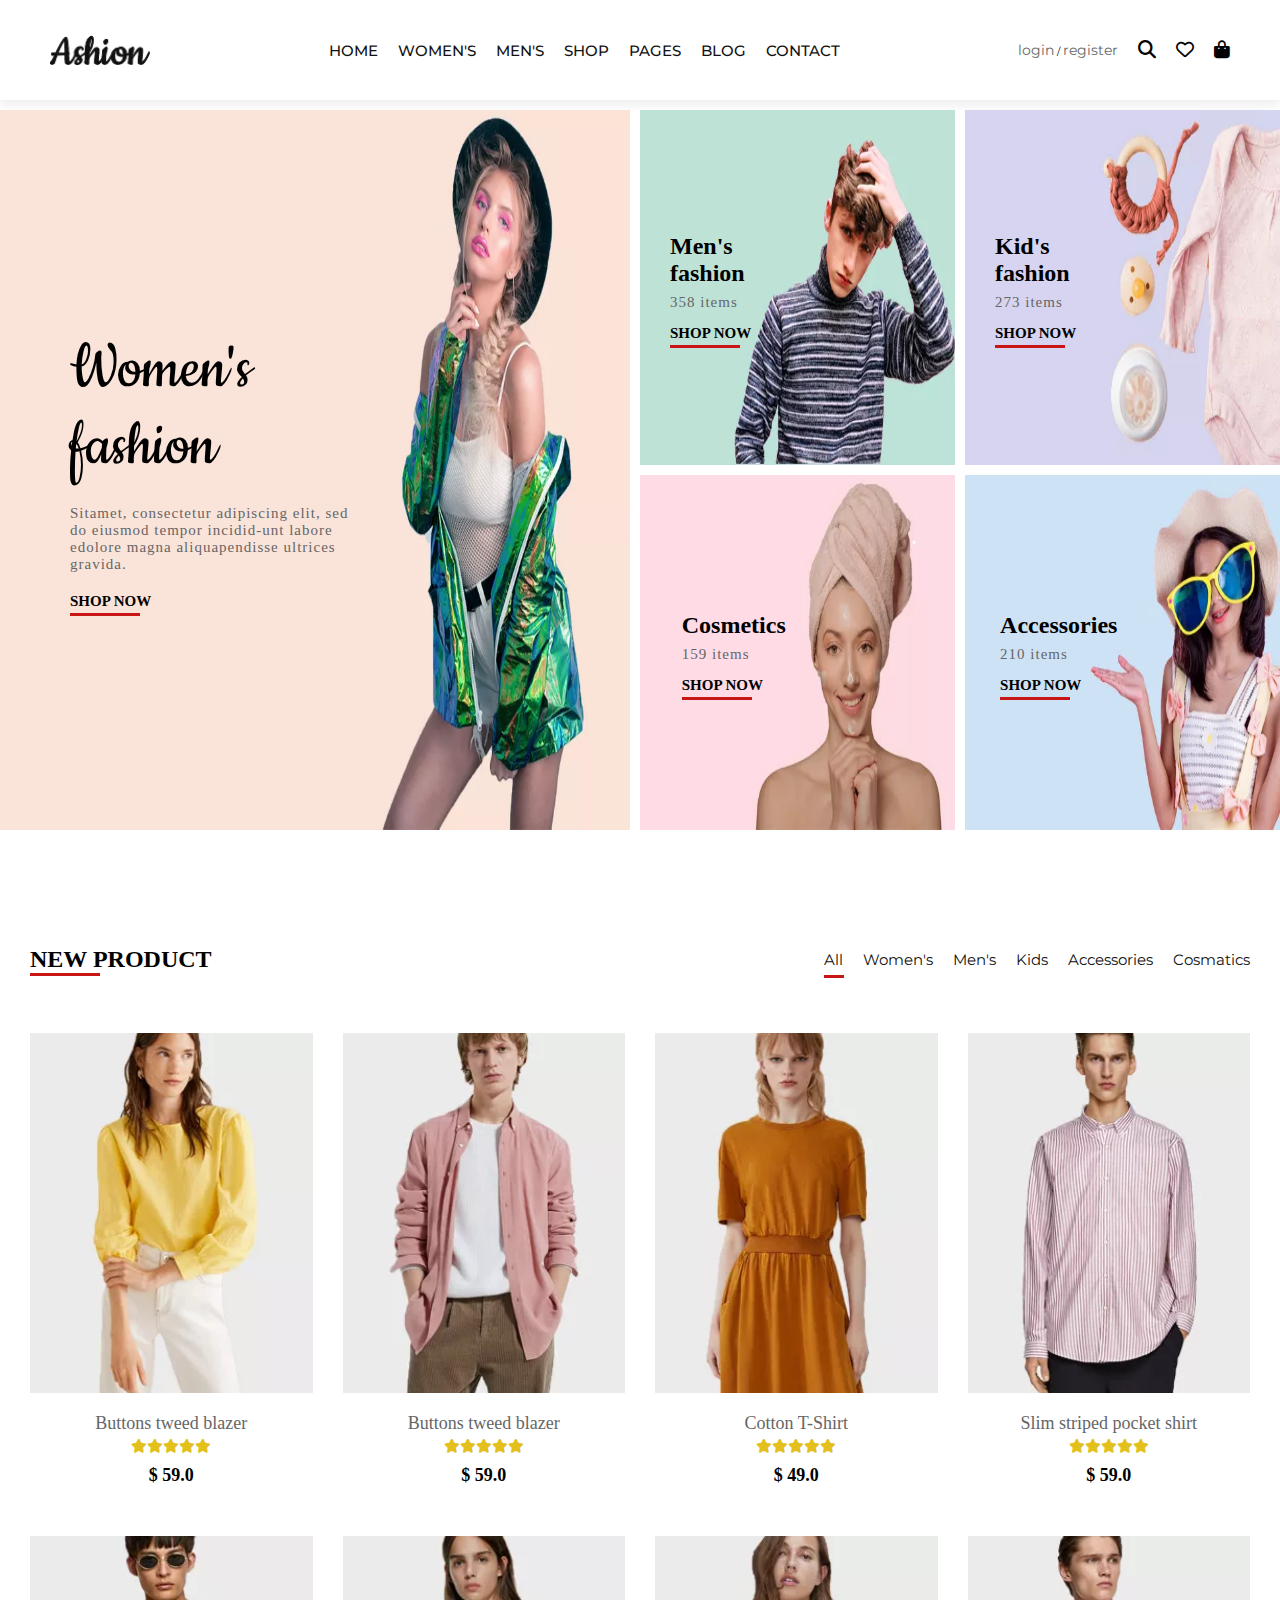
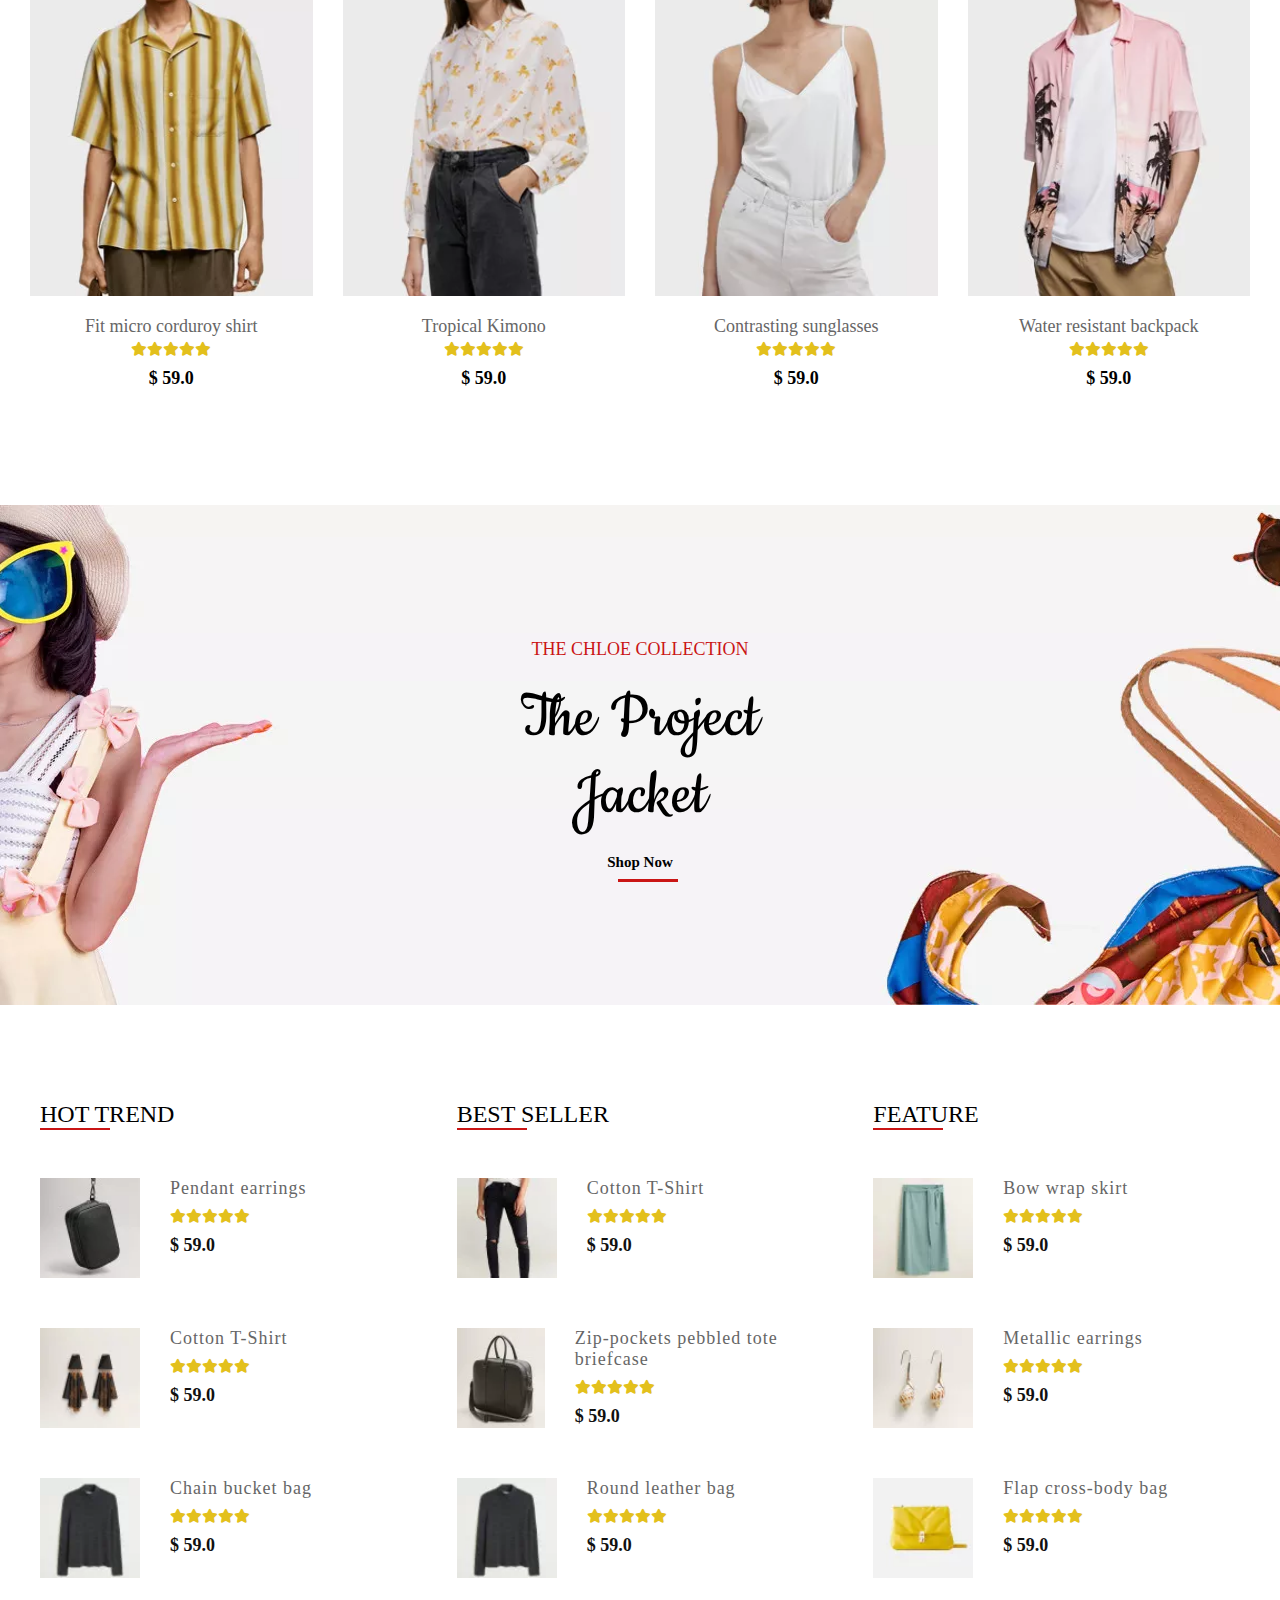
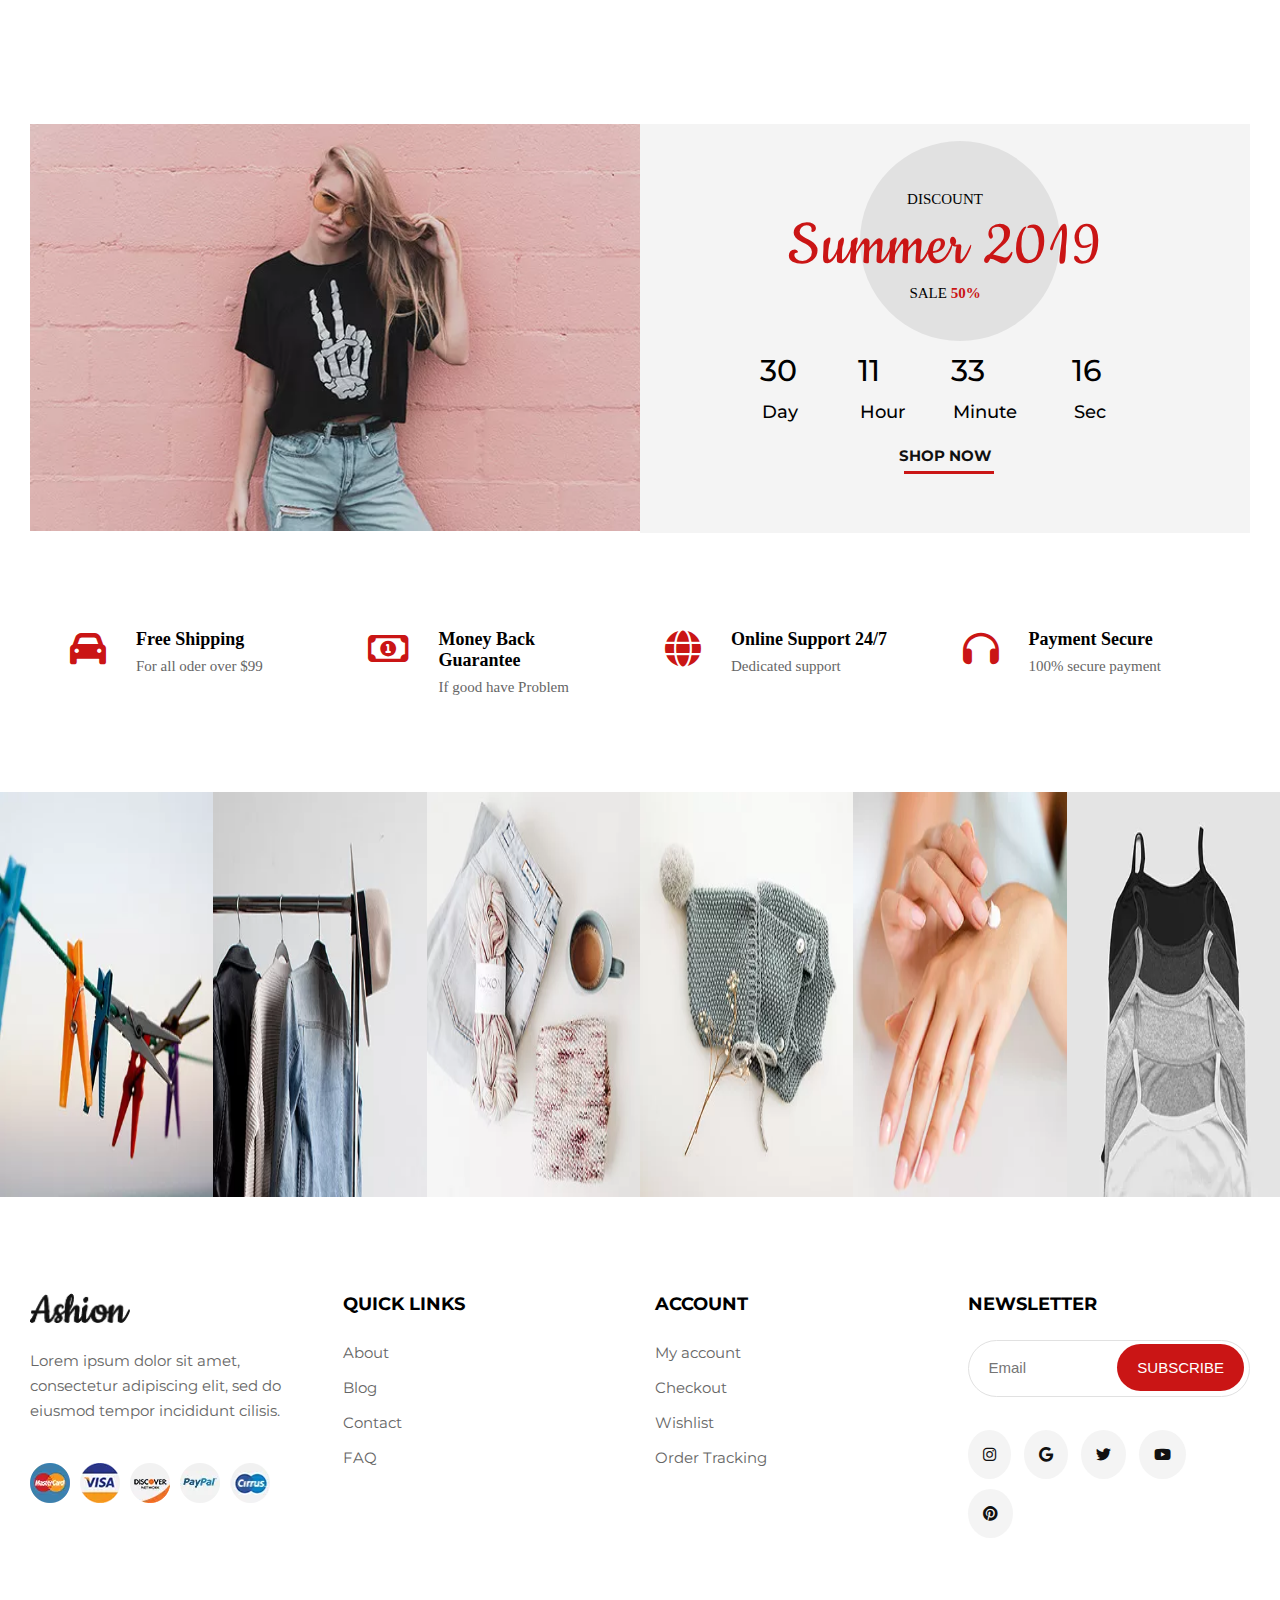
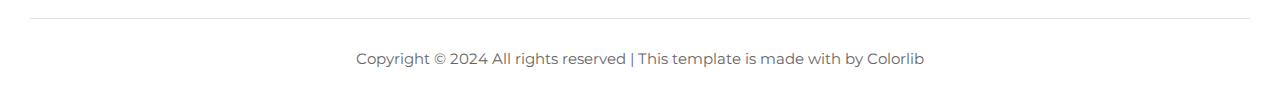
<file: index.html>
<!DOCTYPE html>
<html lang="en">

<head>
    <meta charset="UTF-8">
    <meta name="viewport" content="width=device-width, initial-scale=1.0">
    <title>Template - 3</title>
    <link rel="stylesheet" href="https://cdnjs.cloudflare.com/ajax/libs/font-awesome/6.6.0/css/all.min.css">
    <link rel="stylesheet" href="style.css">
</head>

<body>
    
    <!-- ========== Start Header Section ========== -->
    
    <header class="section-header">
        <div class="container-fluid flex">

            <div class="left logo">
                <img src="images/index-img/logo.png.webp" alt="">
            </div>

            <ul class="menu flex">
                <li class="nav-item"><a href="index.html">Home</a></li>
                <li class="nav-item"><a href="#">Women's</a></li>
                <li class="nav-item"><a href="#">Men's</a></li>
                <li class="nav-item"><a href="shop.html">Shop</a></li>
                <li class="nav-item"><a href="product-detail.html">Pages</a>
</li>
                <li class="nav-item"><a href="shop-cart.html">blog</a></li>
                <li class="nav-item"><a href="contact.html">contact</a></li>
            </ul>

            <div class="right flex">
                <div class="login-reg">
                    <p><a href="">login</a> / <a href="">register</a></p>
                </div>
                <ul class="icons flex">
                    <li><i class="fa-solid fa-magnifying-glass"></i></li>
                    <li><i class="fa-regular fa-heart"></i></li>
                    <li><i class="fa-solid fa-bag-shopping"></i></li>
                </ul>
            </div>
        </div>
    </header>

    <!-- ========== End Header Section ========== -->
    





    <!-- ========== Start Category Section ========== -->

    <section class="category-section">
        <div class="container-fluid">
            <div class="main-grid-box grid grid-three-cols-two-row">
                <div class="col box1 grid grid-two-cols">
                    <div class="col1">
                        <div class="heading">Women&#39;s fashion</div>
                        <div class="detail">Sitamet, consectetur adipiscing elit, sed do eiusmod tempor incidid-unt
                            labore edolore magna aliquapendisse ultrices gravida.</div>
                        <div class="shop-now">Shop now</div>
                    </div>
                </div>
                <div class="col box2 grid grid-two-cols">
                    <div class="col1">
                        <div class="heading">Men&#39;s fashion</div>
                        <div class="detail">358 items</div>
                        <div class="shop-now">Shop now</div>
                    </div>
                </div>
                <div class="col box3 grid grid-two-cols">
                    <div class="col1">
                        <div class="heading">Kid&#39;s fashion</div>
                        <div class="detail">273 items</div>
                        <div class="shop-now">Shop now</div>
                    </div>
                </div>
                <div class="col box4 grid grid-two-cols">
                    <div class="col1">
                        <div class="heading">Cosmetics</div>
                        <div class="detail">159 items</div>
                        <div class="shop-now">Shop now</div>
                    </div>
                </div>
                <div class="col box5 grid grid-two-cols">
                    <div class="col1">
                        <div class="heading">Accessories</div>
                        <div class="detail">210 items</div>
                        <div class="shop-now">Shop now</div>
                    </div>
                </div>
            </div>
        </div>
    </section>

    <!-- ========== End Category Section ========== -->





    <!-- ========== Start New-Product Section ========== -->

    <section class="new-product-section">
        <div class="container">

            <div class="header flex">
                <div class="logo">New Product</div>
                <ul class="menu flex">
                    <li class="nav-item"><a href="">All</a></li>
                    <li class="nav-item"><a href="">Women's</a></li>
                    <li class="nav-item"><a href="">Men's</a></li>
                    <li class="nav-item"><a href="">Kids</a></li>
                    <li class="nav-item"><a href="">Accessories</a></li>
                    <li class="nav-item"><a href="">Cosmatics</a></li>
                </ul>
            </div>

            <div class="main-grid-box grid grid-four-cols">

                <div class="col col1">
                    <div class="my-img">
                        <ul class="hover-box flex">
                            <li><i class="fa-solid fa-up-right-and-down-left-from-center"></i></li>
                            <li><i class="fa-solid fa-heart"></i></i></li>
                            <li><i class="fa-solid fa-bag-shopping"></i></li>
                        </ul>
                    </div>
                    <div class="content">
                        <div class="detail">Buttons tweed blazer</div>
                        <div class="star"><i class="fa-solid fa-star"></i><i class="fa-solid fa-star"></i><i
                                class="fa-solid fa-star"></i><i class="fa-solid fa-star"></i><i
                                class="fa-solid fa-star"></i></div>
                        <div class="price">$ 59.0</div>
                    </div>
                </div>

                <div class="col col2">
                    <div class="my-img">
                        <ul class="hover-box flex">
                            <li><i class="fa-solid fa-up-right-and-down-left-from-center"></i></li>
                            <li><i class="fa-solid fa-heart"></i></i></li>
                            <li><i class="fa-solid fa-bag-shopping"></i></li>
                        </ul>
                    </div>
                    <div class="content">
                        <div class="detail">Buttons tweed blazer</div>
                        <div class="star"><i class="fa-solid fa-star"></i><i class="fa-solid fa-star"></i><i
                                class="fa-solid fa-star"></i><i class="fa-solid fa-star"></i><i
                                class="fa-solid fa-star"></i></div>
                        <div class="price">$ 59.0</div>
                    </div>
                </div>

                <div class="col col3">
                    <div class="my-img">
                        <ul class="hover-box flex">
                            <li><i class="fa-solid fa-up-right-and-down-left-from-center"></i></li>
                            <li><i class="fa-solid fa-heart"></i></i></li>
                            <li><i class="fa-solid fa-bag-shopping"></i></li>
                        </ul>
                    </div>
                    <div class="content">
                        <div class="detail">Cotton T-Shirt</div>
                        <div class="star"><i class="fa-solid fa-star"></i><i class="fa-solid fa-star"></i><i
                                class="fa-solid fa-star"></i><i class="fa-solid fa-star"></i><i
                                class="fa-solid fa-star"></i></div>
                        <div class="price">$ 49.0</div>
                    </div>
                </div>

                <div class="col col4">
                    <div class="my-img">
                        <ul class="hover-box flex">
                            <li><i class="fa-solid fa-up-right-and-down-left-from-center"></i></li>
                            <li><i class="fa-solid fa-heart"></i></i></li>
                            <li><i class="fa-solid fa-bag-shopping"></i></li>
                        </ul>
                    </div>
                    <div class="content">
                        <div class="detail">Slim striped pocket shirt</div>
                        <div class="star"><i class="fa-solid fa-star"></i><i class="fa-solid fa-star"></i><i
                                class="fa-solid fa-star"></i><i class="fa-solid fa-star"></i><i
                                class="fa-solid fa-star"></i></div>
                        <div class="price">$ 59.0</div>
                    </div>
                </div>

                <div class="col col5">
                    <div class="my-img">
                        <ul class="hover-box flex">
                            <li><i class="fa-solid fa-up-right-and-down-left-from-center"></i></li>
                            <li><i class="fa-solid fa-heart"></i></i></li>
                            <li><i class="fa-solid fa-bag-shopping"></i></li>
                        </ul>
                    </div>
                    <div class="content">
                        <div class="detail">Fit micro corduroy shirt</div>
                        <div class="star"><i class="fa-solid fa-star"></i><i class="fa-solid fa-star"></i><i
                                class="fa-solid fa-star"></i><i class="fa-solid fa-star"></i><i
                                class="fa-solid fa-star"></i></div>
                        <div class="price">$ 59.0</div>
                    </div>
                </div>
                
                <div class="col col6">
                    <div class="my-img">
                        <ul class="hover-box flex">
                            <li><i class="fa-solid fa-up-right-and-down-left-from-center"></i></li>
                            <li><i class="fa-solid fa-heart"></i></i></li>
                            <li><i class="fa-solid fa-bag-shopping"></i></li>
                        </ul>
                    </div>
                    <div class="content">
                        <div class="detail">Tropical Kimono</div>
                        <div class="star"><i class="fa-solid fa-star"></i><i class="fa-solid fa-star"></i><i
                                class="fa-solid fa-star"></i><i class="fa-solid fa-star"></i><i
                                class="fa-solid fa-star"></i></div>
                        <div class="price">$ 59.0</div>
                    </div>
                </div>

                <div class="col col7">
                    <div class="my-img">
                        <ul class="hover-box flex">
                            <li><i class="fa-solid fa-up-right-and-down-left-from-center"></i></li>
                            <li><i class="fa-solid fa-heart"></i></i></li>
                            <li><i class="fa-solid fa-bag-shopping"></i></li>
                        </ul>
                    </div>
                    <div class="content">
                        <div class="detail">Contrasting sunglasses</div>
                        <div class="star"><i class="fa-solid fa-star"></i><i class="fa-solid fa-star"></i><i
                                class="fa-solid fa-star"></i><i class="fa-solid fa-star"></i><i
                                class="fa-solid fa-star"></i></div>
                        <div class="price">$ 59.0</div>
                    </div>
                </div>

                <div class="col col8">
                    <div class="my-img">
                        <ul class="hover-box flex">
                            <li><i class="fa-solid fa-up-right-and-down-left-from-center"></i></li>
                            <li><i class="fa-solid fa-heart"></i></i></li>
                            <li><i class="fa-solid fa-bag-shopping"></i></li>
                        </ul>
                    </div>
                    <div class="content">
                        <div class="detail">Water resistant backpack</div>
                        <div class="star"><i class="fa-solid fa-star"></i><i class="fa-solid fa-star"></i><i
                                class="fa-solid fa-star"></i><i class="fa-solid fa-star"></i><i
                                class="fa-solid fa-star"></i></div>
                        <div class="price">$ 59.0</div>
                    </div>
                </div>
            </div>
        </div>
    </section>

    <!-- ========== End New-Product Section ========== -->





    <!-- ========== Start Banner Section ========== -->

    <section class="banner-section">
        <div class="main-slide-box">
            <div class="main-wrapper">
                <div class="slide-wrapper">
                    <div class="content">
                        <div class="small-head">The Chloe Collection</div>
                        <div class="big-head">The Project Jacket</div>
                        <div class="shop-now">Shop Now</div>
                    </div>
                    <div class="content">
                        <div class="small-head">The Chloe Collection</div>
                        <div class="big-head">The Project Jacket</div>
                        <div class="shop-now">Shop Now</div>
                    </div>
                    <div class="content">
                        <div class="small-head">The Chloe Collection</div>
                        <div class="big-head">The Project Jacket</div>
                        <div class="shop-now">Shop Now</div>
                    </div>
                </div>
                <div class="slide-wrapper">
                    <div class="content">
                        <div class="small-head">The Chloe Collection</div>
                        <div class="big-head">The Project Jacket</div>
                        <div class="shop-now">Shop Now</div>
                    </div>
                    <div class="content">
                        <div class="small-head">The Chloe Collection</div>
                        <div class="big-head">The Project Jacket</div>
                        <div class="shop-now">Shop Now</div>
                    </div>
                    <div class="content">
                        <div class="small-head">The Chloe Collection</div>
                        <div class="big-head">The Project Jacket</div>
                        <div class="shop-now">Shop Now</div>
                    </div>
                </div>
            </div>
        </div>
    </section>

    <!-- ========== End Banner Section ========== -->




    <!-- ========== Start Sectio-Hot-Trend Section ========== -->

    <section class="hot-trend-section">
        <div class="container">
            <div class="main-grid-box grid grid-three-cols">

                <div class="col col1">
                    <div class="heading">Hot Trend</div>
                    <div class="product-box flex">
                        <div class="my-img">
                            <img src="images/index-img/ht-1.jpg" alt="">
                        </div>
                        <div class="content">
                            <div class="name">Pendant earrings</div>
                            <div class="star"><i class="fa-solid fa-star"></i><i class="fa-solid fa-star"></i><i
                                    class="fa-solid fa-star"></i><i class="fa-solid fa-star"></i><i
                                    class="fa-solid fa-star"></i></div>
                            <div class="price">$ 59.0</div>
                        </div>
                    </div>
                    <div class="product-box flex">
                        <div class="my-img">
                            <img src="images/index-img/ht-2.jpg" alt="">
                        </div>
                        <div class="content">
                            <div class="name">Cotton T-Shirt</div>
                            <div class="star"><i class="fa-solid fa-star"></i><i class="fa-solid fa-star"></i><i
                                    class="fa-solid fa-star"></i><i class="fa-solid fa-star"></i><i
                                    class="fa-solid fa-star"></i></div>
                            <div class="price">$ 59.0</div>
                        </div>
                    </div>
                    <div class="product-box flex">
                        <div class="my-img">
                            <img src="images/index-img/ht-3.jpg" alt="">
                        </div>
                        <div class="content">
                            <div class="name">Chain bucket bag</div>
                            <div class="star"><i class="fa-solid fa-star"></i><i class="fa-solid fa-star"></i><i
                                    class="fa-solid fa-star"></i><i class="fa-solid fa-star"></i><i
                                    class="fa-solid fa-star"></i></div>
                            <div class="price">$ 59.0</div>
                        </div>
                    </div>
                </div>

                <div class="col col2">
                    <div class="heading">Best seller</div>
                    <div class="product-box flex">
                        <div class="my-img">
                            <img src="images/index-img/bs-1.jpg" alt="">
                        </div>
                        <div class="content">
                            <div class="name">Cotton T-Shirt</div>
                            <div class="star"><i class="fa-solid fa-star"></i><i class="fa-solid fa-star"></i><i
                                    class="fa-solid fa-star"></i><i class="fa-solid fa-star"></i><i
                                    class="fa-solid fa-star"></i></div>
                            <div class="price">$ 59.0</div>
                        </div>
                    </div>
                    <div class="product-box flex">
                        <div class="my-img">
                            <img src="images/index-img/bs-2.jpg" alt="">
                        </div>
                        <div class="content">
                            <div class="name">Zip-pockets pebbled tote briefcase</div>
                            <div class="star"><i class="fa-solid fa-star"></i><i class="fa-solid fa-star"></i><i
                                    class="fa-solid fa-star"></i><i class="fa-solid fa-star"></i><i
                                    class="fa-solid fa-star"></i></div>
                            <div class="price">$ 59.0</div>
                        </div>
                    </div>
                    <div class="product-box flex">
                        <div class="my-img">
                            <img src="images/index-img/ht-3.jpg" alt="">
                        </div>
                        <div class="content">
                            <div class="name">Round leather bag</div>
                            <div class="star"><i class="fa-solid fa-star"></i><i class="fa-solid fa-star"></i><i
                                    class="fa-solid fa-star"></i><i class="fa-solid fa-star"></i><i
                                    class="fa-solid fa-star"></i></div>
                            <div class="price">$ 59.0</div>
                        </div>
                    </div>
                </div>

                <div class="col col3">
                    <div class="heading">Feature</div>
                    <div class="product-box flex">
                        <div class="my-img">
                            <img src="images/index-img/f-1.jpg" alt="">
                        </div>
                        <div class="content">
                            <div class="name">Bow wrap skirt</div>
                            <div class="star"><i class="fa-solid fa-star"></i><i class="fa-solid fa-star"></i><i
                                    class="fa-solid fa-star"></i><i class="fa-solid fa-star"></i><i
                                    class="fa-solid fa-star"></i></div>
                            <div class="price">$ 59.0</div>
                        </div>
                    </div>
                    <div class="product-box flex">
                        <div class="my-img">
                            <img src="images/index-img/f-2.jpg" alt="">
                        </div>
                        <div class="content">
                            <div class="name">Metallic earrings</div>
                            <div class="star"><i class="fa-solid fa-star"></i><i class="fa-solid fa-star"></i><i
                                    class="fa-solid fa-star"></i><i class="fa-solid fa-star"></i><i
                                    class="fa-solid fa-star"></i></div>
                            <div class="price">$ 59.0</div>
                        </div>
                    </div>
                    <div class="product-box flex">
                        <div class="my-img">
                            <img src="images/index-img/f-3.jpg" alt="">
                        </div>
                        <div class="content">
                            <div class="name">Flap cross-body bag</div>
                            <div class="star"><i class="fa-solid fa-star"></i><i class="fa-solid fa-star"></i><i
                                    class="fa-solid fa-star"></i><i class="fa-solid fa-star"></i><i
                                    class="fa-solid fa-star"></i></div>
                            <div class="price">$ 59.0</div>
                        </div>
                    </div>
                </div>
            </div>
        </div>
    </section>

    <!-- ========== End Sectio-Hot-Trend Section ========== -->





    <!-- ========== Start Discount-Summer Section ========== -->

    <section class="discount-summer">
        <div class="container">
            <div class="main-grid grid grid-two-cols">
                <div class="col col1">
                    <div class="my-img">
                        <img src="images/index-img/discount.jpg" alt="">
                    </div>
                </div>
                <div class="col col2 flex">
                    <div class="discount-text-box">
                        <div class="text">
                            <div class="sub-text">Discount</div>
                            <div class="heading">Summer 2019</div>
                            <div class="sale">sale <span>50%</span></div>
                            <div class="circle"></div>
                        </div>
                        <ul class="time flex">
                            <li>30<span>day</span></li>
                            <li>11<span>hour</span></li>
                            <li>33<span>minute</span></li>
                            <li>16<span>sec</span></li>
                        </ul>
                        <div class="shop-now"><a href="">Shop now</a></div>
                    </div>
                </div>
            </div>
        </div>
    </section>

    <!-- ========== End Discount-Summer Section ========== -->





    <!-- ========== Start Services-pad Section ========== -->

    <section class="services-pad-section">
        <div class="container">
            <div class="main-grid grid grid-four-cols">
                <div class="col col1 flex">
                    <div class="icon"><i class="fa-solid fa-car"></i></div>
                    <div class="content">
                        <div class="heading">Free Shipping</div>
                        <div class="detail">For all oder over $99</div>
                    </div>
                </div>
                <div class="col col2 flex">
                    <div class="icon"><i class="fa-regular fa-money-bill-1"></i></i></div>
                    <div class="content">
                        <div class="heading">Money Back Guarantee</div>
                        <div class="detail">If good have Problem</div>
                    </div>
                </div>
                <div class="col col3 flex">
                    <div class="icon"><i class="fa-solid fa-globe"></i></div>
                    <div class="content">
                        <div class="heading">Online Support 24/7
                        </div>
                        <div class="detail">Dedicated support</div>
                    </div>
                </div>
                <div class="col col4 flex">
                    <div class="icon"><i class="fa-solid fa-headphones"></i></div>
                    <div class="content">
                        <div class="heading">Payment Secure
                        </div>
                        <div class="detail">100% secure payment</div>
                    </div>
                </div>
            </div>
        </div>
    </section>

    <!-- ========== End Services-pad Section ========== -->




    <!-- ========== Start Instagram-post Section ========== -->
    
    <section class="instagram-section">
        <div class="container-fluid">
            <div class="main-grid grid grid-six-cols">
                <div class="col col1">
                    <div class="hover-div flex">
                        <div class="content">
                            <div class="icon"><i class="fa-brands fa-instagram"></i></div>
                        <div class="insta-id"><a href="">&commat; ashio_shop</a></div>
                        </div>
                    </div>
                </div>
                <div class="col col2">
                    <div class="hover-div flex">
                        <div class="content">
                            <div class="icon"><i class="fa-brands fa-instagram"></i></div>
                        <div class="insta-id"><a href="">&commat; ashio_shop</a></div>
                        </div>
                    </div>
                </div>
                <div class="col col3">
                    <div class="hover-div flex">
                        <div class="content">
                            <div class="icon"><i class="fa-brands fa-instagram"></i></div>
                        <div class="insta-id"><a href="">&commat; ashio_shop</a></div>
                        </div>
                    </div>
                </div>
                <div class="col col4">
                    <div class="hover-div flex">
                        <div class="content">
                            <div class="icon"><i class="fa-brands fa-instagram"></i></div>
                        <div class="insta-id"><a href="">&commat; ashio_shop</a></div>
                        </div>
                    </div>
                </div>
                <div class="col col5">
                    <div class="hover-div flex">
                        <div class="content">
                            <div class="icon"><i class="fa-brands fa-instagram"></i></div>
                        <div class="insta-id"><a href="">&commat; ashio_shop</a></div>
                        </div>
                    </div>
                </div>
                <div class="col col6">
                    <div class="hover-div flex">
                        <div class="content">
                            <div class="icon"><i class="fa-brands fa-instagram"></i></div>
                        <div class="insta-id"><a href="">&commat; ashio_shop</a></div>
                        </div>
                    </div>
                </div>
            </div>
        </div>
    </section>

    <!-- ========== End Instagram-post Section ========== -->
    




    <!-- ========== Start Footer Section ========== -->
    
    <div class="section footer-section">
        <div class="container">
            <div class="main-grid-box1 grid grid-four-cols">
                <ul class="col col1">
                    <li class="logo">
                        <img src="images/index-img/logo.png.webp" alt="">
                    </li>
                    <li class="detail">Lorem ipsum dolor sit amet, consectetur adipiscing elit, sed do eiusmod tempor incididunt cilisis.</li>
                    <li class="icons-box flex">
                        <div class="icon">
                            <a href=""><img src="images/index-img/payment-1.png" alt=""></a>
                        </div>
                        <div class="icon">
                            <div class="icon">
                                <a href=""><img src="images/index-img/payment-2.png" alt=""></a>
                            </div>
                        </div>
                        <div class="icon">
                            <div class="icon">
                                <a href=""><img src="images/index-img/payment-3.png" alt=""></a>
                            </div>
                        </div>
                        <div class="icon">
                            <div class="icon">
                                <a href=""><img src="images/index-img/payment-4.png" alt=""></a>
                            </div>
                        </div>
                        <div class="icon">
                            <div class="icon">
                                <a href=""><img src="images/index-img/payment-5.png" alt=""></a>
                            </div>
                        </div>
                    </li>
                </ul>

                <ul class="col col2">
                    <li>Quick links</li>
                    <li><a href="" class="detail">About</a></li>
                    <li><a href="" class="detail">Blog</a></li>
                    <li><a href="" class="detail">Contact</a></li>
                    <li><a href="" class="detail">FAQ</a></li>
                </ul>

                <ul class="col col3">
                    <li>Account</li>
                    <li><a href="" class="detail">My account</a></li>
                    <li><a href="" class="detail">Checkout</a></li>
                    <li ><a href="" class="detail">Wishlist</a></li>
                    <li><a href="" class="detail">Order Tracking</a></li>
                </ul>

                <ul class="col col4">
                    <li>newsletter</li>
                    <li class="my-form">
                        <form action="">
                            <input type="email" placeholder="Email">
                            <button class="btn">Subscribe</button>
                        </form>
                    </li>
                    <li class="icon-box">
                        <a href=""><i class="fa-brands fa-instagram"></i></a>
                        <a href=""><i class="fa-brands fa-google"></i></a>
                        <a href=""><i class="fa-brands fa-twitter"></i></a>
                        <a href=""><i class="fa-brands fa-youtube"></i></a>
                        <a href=""><i class="fa-brands fa-pinterest"></i></a>
                    </li>
                </ul>
            </div>

            <div class="main-grid-box2">
                <p>Copyright &#169; 2024 All rights reserved | This template is made with  by Colorlib</p>
            </div>
        </div>
    </div>

    <!-- ========== End Footer Section ========== -->
    




</body>

</html>
</file>
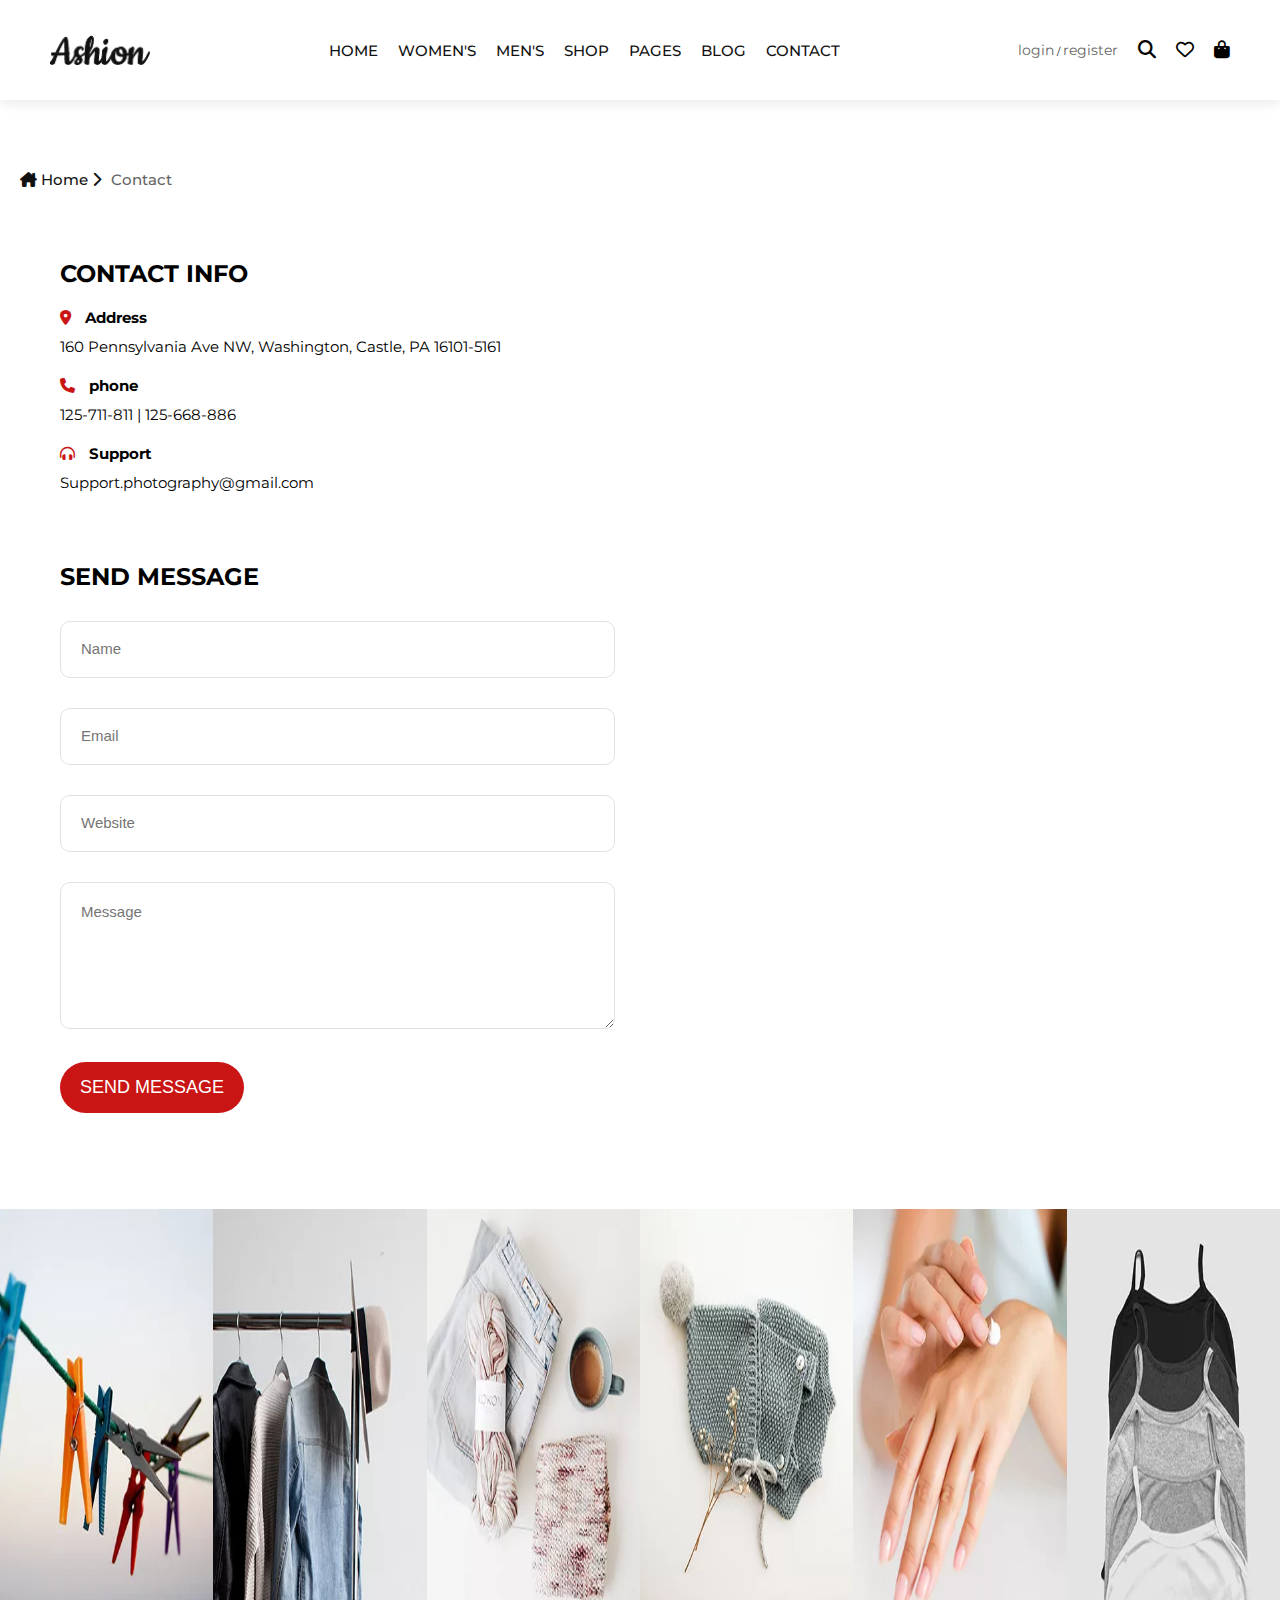
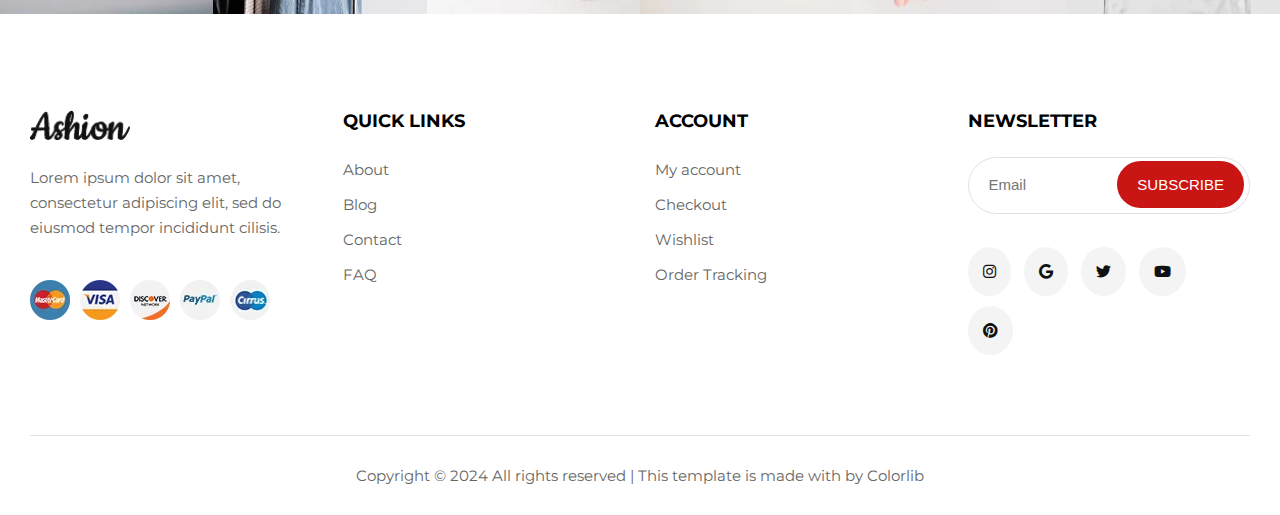
<file: contact.html>
<!DOCTYPE html>
<html lang="en">

<head>
    <meta charset="UTF-8">
    <meta name="viewport" content="width=device-width, initial-scale=1.0">
    <title>Contact page</title>
    <link rel="stylesheet" href="https://cdnjs.cloudflare.com/ajax/libs/font-awesome/6.6.0/css/all.min.css">
    <link rel="stylesheet" href="style.css">
</head>

<body>

    <!-- ========== Start Header Section ========== -->

    <header class="section-header">
        <div class="container-fluid flex">

            <div class="left logo">
                <img src="images/index-img/logo.png.webp" alt="">
            </div>

            <ul class="menu flex">
                <li class="nav-item"><a href="index.html">Home</a></li>
                <li class="nav-item"><a href="#">Women's</a></li>
                <li class="nav-item"><a href="#">Men's</a></li>
                <li class="nav-item"><a href="shop.html">Shop</a></li>
                <li class="nav-item"><a href="product-detail.html">Pages</a></li>
                <li class="nav-item"><a href="shop-cart.html">blog</a></li>
                <li class="nav-item"><a href="contact.html">contact</a></li>
            </ul>

            <div class="right flex">
                <div class="login-reg">
                    <p><a href="">login</a> / <a href="">register</a></p>
                </div>
                <ul class="icons flex">
                    <li><i class="fa-solid fa-magnifying-glass"></i></li>
                    <li><i class="fa-regular fa-heart"></i></li>
                    <li><i class="fa-solid fa-bag-shopping"></i></li>
                </ul>
            </div>
        </div>
    </header>

    <!-- ========== End Header Section ========== -->




    <!-- ========== Start bread-Crum Section ========== -->

    <section class="bread-crum">
        <div class="container">
            <p><a href=""><i class="fa-solid fa-house-chimney"></i> Home <i class="fa-solid fa-chevron-right"></i></a>
                <span>  Contact</span>
            </p>
        </div>
    </section>

    <!-- ========== End bread-Crum Section ========== -->





<!-- ========== Start Contact-page Section ========== -->

    <section class="contact-page">
        <div class="container">
            <div class="main-grid grid grid-two-cols">
                <div class="col col1">

                    <ul class="contact-info">
                        <li class="main-heading">Contact info</li>
                        <li>
                            <div class="heading"> <i class="fa-solid fa-location-dot"></i> Address</div>
                            <div class="sub-heading">
                                160 Pennsylvania Ave NW, Washington, Castle, PA 16101-5161
                            </div>
                        </li>
                        <li>
                            <div class="heading"><i class="fa-solid fa-phone"></i> phone</div>
                            <div class="sub-heading">125-711-811 | 125-668-886</div>
                        </li>
                        <li>
                            <div class="heading"><i class="fa-solid fa-headphones-simple"></i> Support</div>
                            <div class="sub-heading">Support.photography@gmail.com</div>
                        </li>
                    </ul>

                    <ul class="send-msg">
                        <li class="main-heading">SEND MESSAGE</li>
                        <li><input type="text" placeholder="Name"></li>
                        <li><input type="email" name="" id="" placeholder="Email"></li>
                        <li><input type="text" placeholder="Website"></li>
                        <li><textarea name="" id="" rows="7" placeholder="Message"></textarea></li>
                        <li><button class="btn">send message</button></li>
                    </ul>
                </div>

                <div class="col col2">
                    <iframe class="google-map" src="https://www.google.com/maps/embed?pb=!1m18!1m12!1m3!1d28005.348535982524!2d77.04404137808181!3d28.669640941213682!2m3!1f0!2f0!3f0!3m2!1i1024!2i768!4f13.1!3m3!1m2!1s0x390d0438728d3fc9%3A0x64e1eebb4ec4e142!2sNangloi%2C%20Delhi!5e0!3m2!1sen!2sin!4v1722148503075!5m2!1sen!2sin" style="border:0;" allowfullscreen="" loading="lazy" referrerpolicy="no-referrer-when-downgrade"></iframe>
                </div>
            </div>
        </div>
    </section>

<!-- ========== End Contact-page Section ========== -->

    




    <!-- ========== Start Instagram-post Section ========== -->

    <section class="instagram-section">
        <div class="container-fluid">
            <div class="main-grid grid grid-six-cols">
                <div class="col col1">
                    <div class="hover-div flex">
                        <div class="content">
                            <div class="icon"><i class="fa-brands fa-instagram"></i></div>
                            <div class="insta-id"><a href="">&commat; ashio_shop</a></div>
                        </div>
                    </div>
                </div>
                <div class="col col2">
                    <div class="hover-div flex">
                        <div class="content">
                            <div class="icon"><i class="fa-brands fa-instagram"></i></div>
                            <div class="insta-id"><a href="">&commat; ashio_shop</a></div>
                        </div>
                    </div>
                </div>
                <div class="col col3">
                    <div class="hover-div flex">
                        <div class="content">
                            <div class="icon"><i class="fa-brands fa-instagram"></i></div>
                            <div class="insta-id"><a href="">&commat; ashio_shop</a></div>
                        </div>
                    </div>
                </div>
                <div class="col col4">
                    <div class="hover-div flex">
                        <div class="content">
                            <div class="icon"><i class="fa-brands fa-instagram"></i></div>
                            <div class="insta-id"><a href="">&commat; ashio_shop</a></div>
                        </div>
                    </div>
                </div>
                <div class="col col5">
                    <div class="hover-div flex">
                        <div class="content">
                            <div class="icon"><i class="fa-brands fa-instagram"></i></div>
                            <div class="insta-id"><a href="">&commat; ashio_shop</a></div>
                        </div>
                    </div>
                </div>
                <div class="col col6">
                    <div class="hover-div flex">
                        <div class="content">
                            <div class="icon"><i class="fa-brands fa-instagram"></i></div>
                            <div class="insta-id"><a href="">&commat; ashio_shop</a></div>
                        </div>
                    </div>
                </div>
            </div>
        </div>
    </section>

    <!-- ========== End Instagram-post Section ========== -->





    <!-- ========== Start Footer Section ========== -->

    <div class="section footer-section">
        <div class="container">
            <div class="main-grid-box1 grid grid-four-cols">
                <ul class="col col1">
                    <li class="logo">
                        <img src="images/index-img/logo.png.webp" alt="">
                    </li>
                    <li class="detail">Lorem ipsum dolor sit amet, consectetur adipiscing elit, sed do eiusmod tempor
                        incididunt cilisis.</li>
                    <li class="icons-box flex">
                        <div class="icon">
                            <a href=""><img src="images/index-img/payment-1.png" alt=""></a>
                        </div>
                        <div class="icon">
                            <div class="icon">
                                <a href=""><img src="images/index-img/payment-2.png" alt=""></a>
                            </div>
                        </div>
                        <div class="icon">
                            <div class="icon">
                                <a href=""><img src="images/index-img/payment-3.png" alt=""></a>
                            </div>
                        </div>
                        <div class="icon">
                            <div class="icon">
                                <a href=""><img src="images/index-img/payment-4.png" alt=""></a>
                            </div>
                        </div>
                        <div class="icon">
                            <div class="icon">
                                <a href=""><img src="images/index-img/payment-5.png" alt=""></a>
                            </div>
                        </div>
                    </li>
                </ul>

                <ul class="col col2">
                    <li>Quick links</li>
                    <li><a href="" class="detail">About</a></li>
                    <li><a href="" class="detail">Blog</a></li>
                    <li><a href="" class="detail">Contact</a></li>
                    <li><a href="" class="detail">FAQ</a></li>
                </ul>

                <ul class="col col3">
                    <li>Account</li>
                    <li><a href="" class="detail">My account</a></li>
                    <li><a href="" class="detail">Checkout</a></li>
                    <li><a href="" class="detail">Wishlist</a></li>
                    <li><a href="" class="detail">Order Tracking</a></li>
                </ul>

                <ul class="col col4">
                    <li>newsletter</li>
                    <li class="my-form">
                        <form action="">
                            <input type="email" placeholder="Email">
                            <button class="btn">Subscribe</button>
                        </form>
                    </li>
                    <li class="icon-box">
                        <a href=""><i class="fa-brands fa-instagram"></i></a>
                        <a href=""><i class="fa-brands fa-google"></i></a>
                        <a href=""><i class="fa-brands fa-twitter"></i></a>
                        <a href=""><i class="fa-brands fa-youtube"></i></a>
                        <a href=""><i class="fa-brands fa-pinterest"></i></a>
                    </li>
                </ul>
            </div>

            <div class="main-grid-box2">
                <p>Copyright &#169; 2024 All rights reserved | This template is made with by Colorlib</p>
            </div>
        </div>
    </div>

    <!-- ========== End Footer Section ========== -->

</body>

</html>
</file>
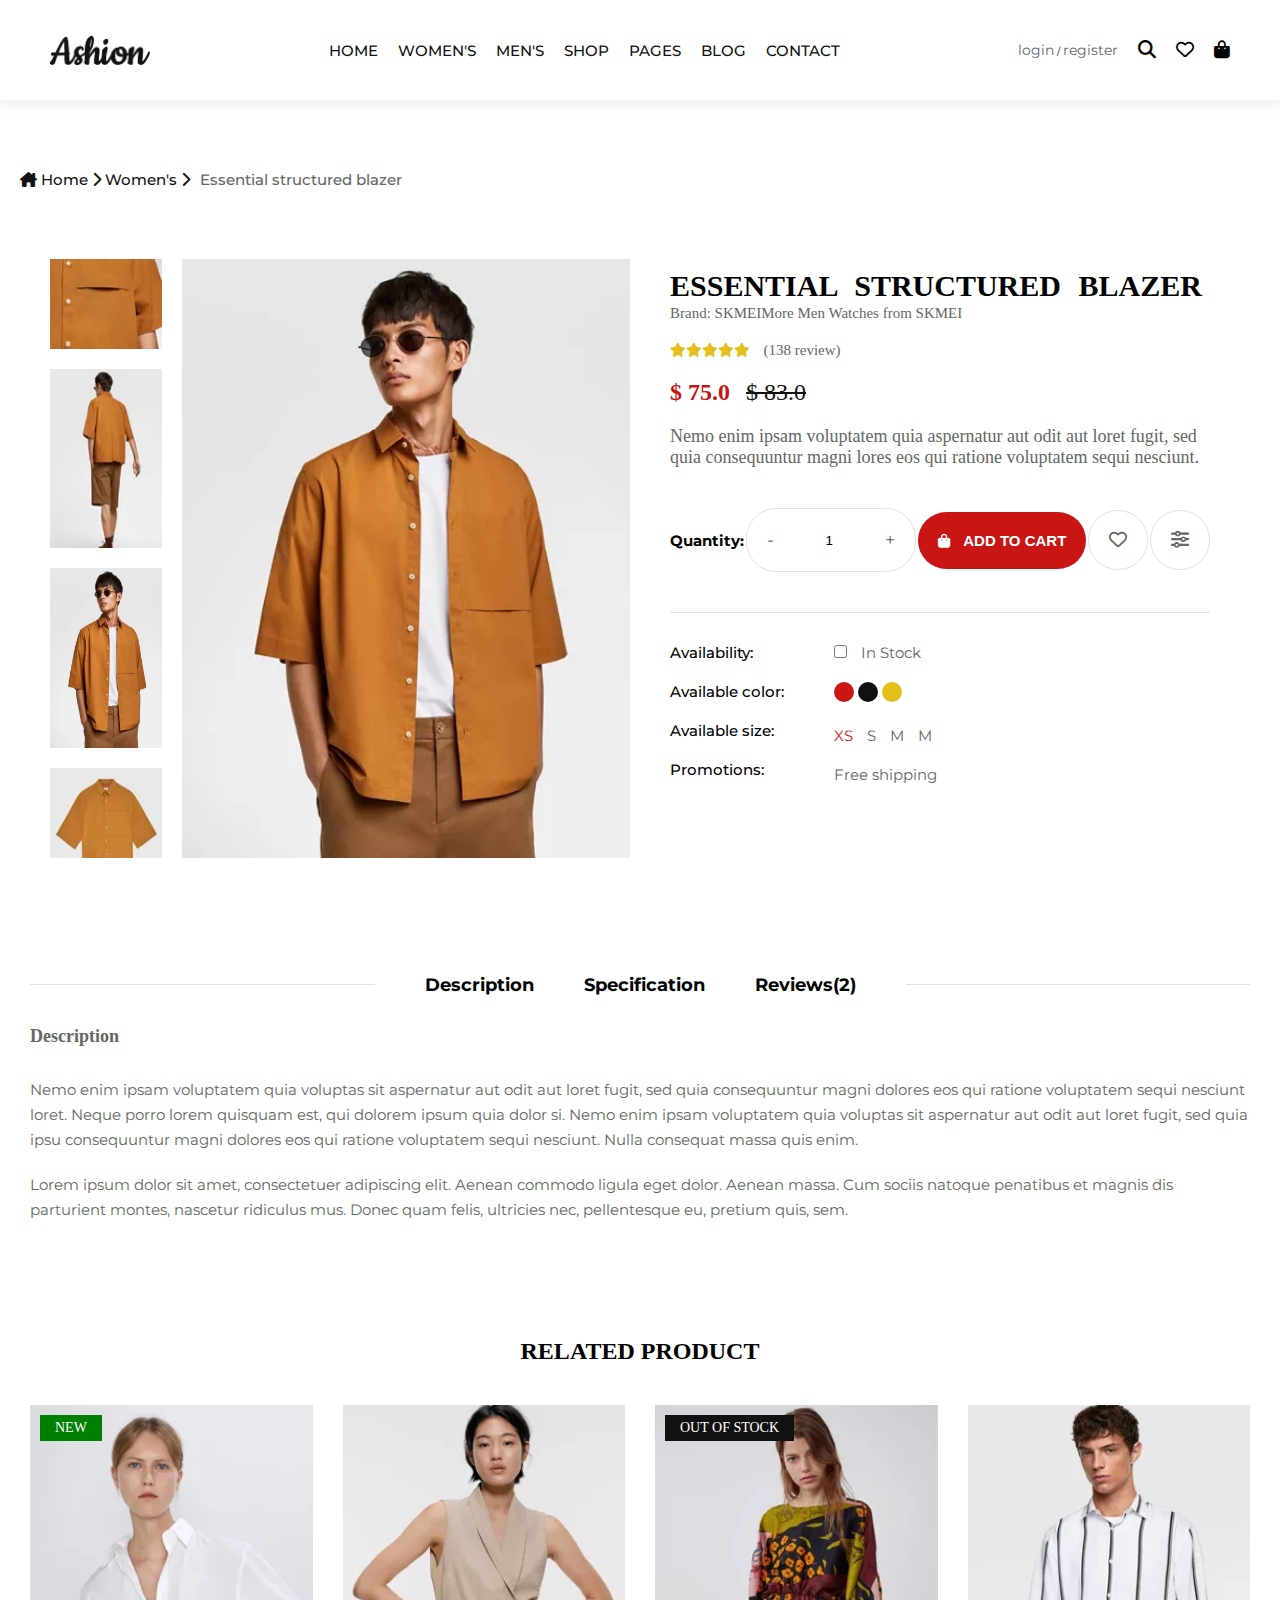
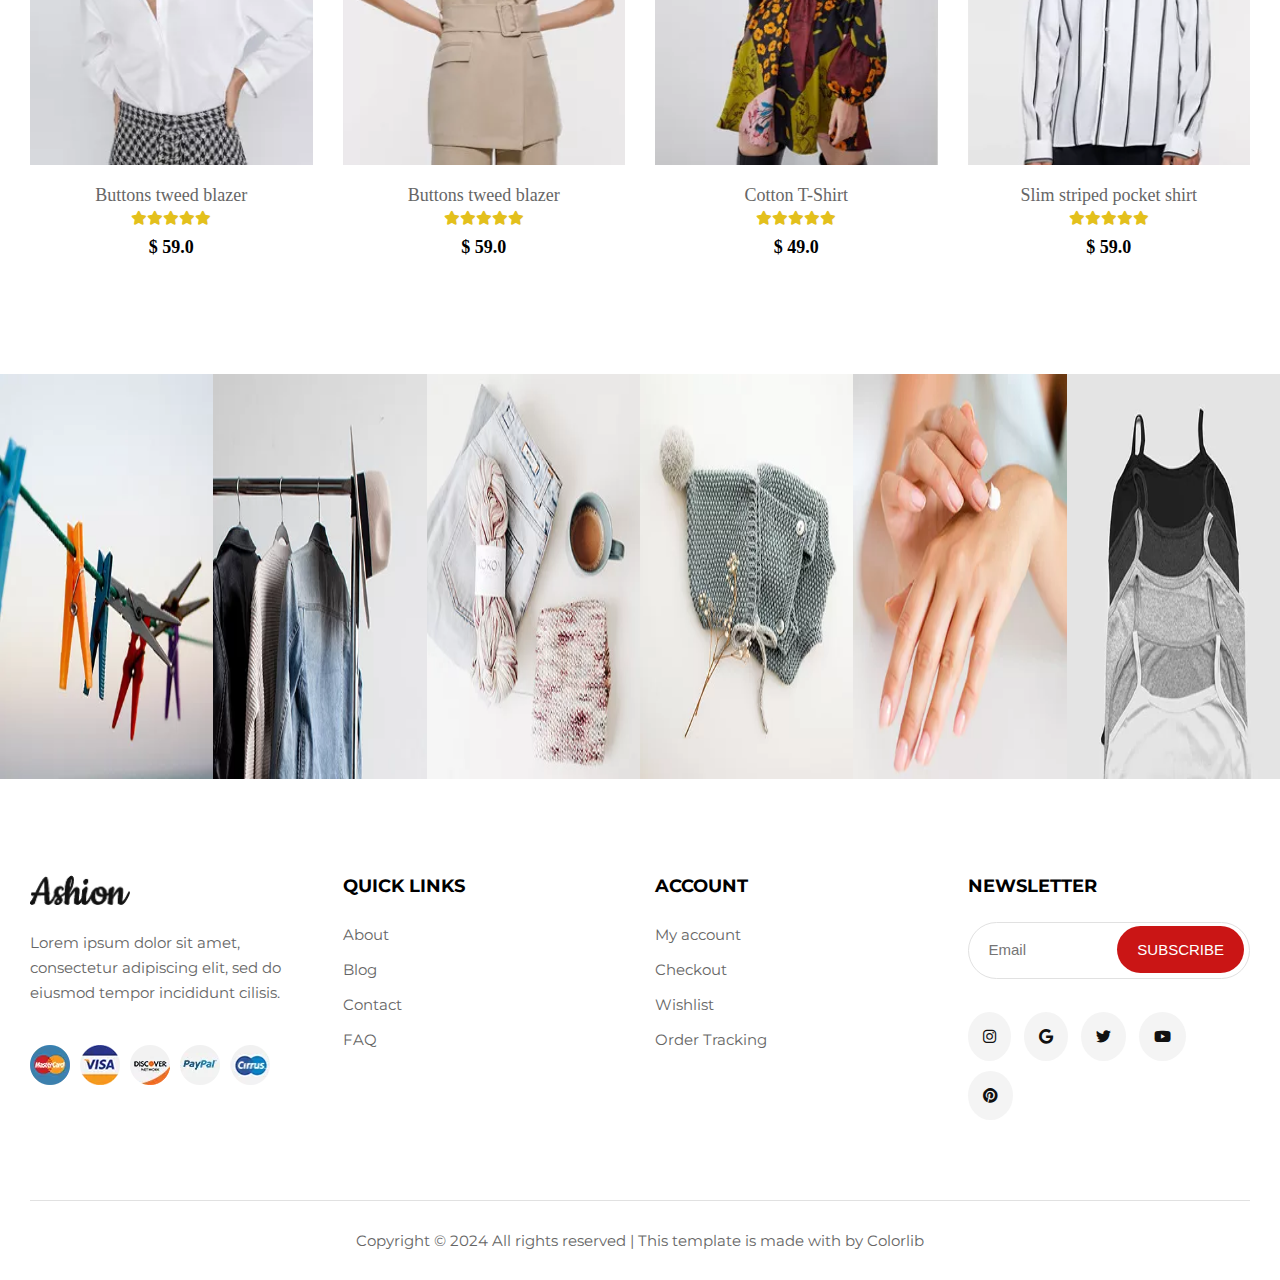
<file: product-detail.html>
<!DOCTYPE html>
<html lang="en">

<head>
    <meta charset="UTF-8">
    <meta name="viewport" content="width=device-width, initial-scale=1.0">
    <title>product-detail page</title>
    <link rel="stylesheet" href="https://cdnjs.cloudflare.com/ajax/libs/font-awesome/6.6.0/css/all.min.css">
    <link rel="stylesheet" href="style.css">
</head>

<body>

    <!-- ========== Start Header Section ========== -->

    <header class="section-header">
        <div class="container-fluid flex">

            <div class="left logo">
                <img src="images/index-img/logo.png.webp" alt="">
            </div>

            <ul class="menu flex">
                <li class="nav-item"><a href="index.html">Home</a></li>
                <li class="nav-item"><a href="#">Women's</a></li>
                <li class="nav-item"><a href="#">Men's</a></li>
                <li class="nav-item"><a href="shop.html">Shop</a></li>
                <li class="nav-item"><a href="product-detail.html">Pages</a></li>
                <li class="nav-item"><a href="shop-cart.html">blog</a></li>
                <li class="nav-item"><a href="contact.html">contact</a></li>
            </ul>

            <div class="right flex">
                <div class="login-reg">
                    <p><a href="">login</a> / <a href="">register</a></p>
                </div>
                <ul class="icons flex">
                    <li><i class="fa-solid fa-magnifying-glass"></i></li>
                    <li><i class="fa-regular fa-heart"></i></li>
                    <li><i class="fa-solid fa-bag-shopping"></i></li>
                </ul>
            </div>
        </div>
    </header>

    <!-- ========== End Header Section ========== -->




    <!-- ========== Start bread-Crum Section ========== -->

    <section class="bread-crum">
        <div class="container">
            <p><a href=""><i class="fa-solid fa-house-chimney"></i> Home <i class="fa-solid fa-chevron-right"></i> Women&#39;s <i class="fa-solid fa-chevron-right"></i></a>
                <span> Essential structured blazer</span>
            </p>
        </div>
    </section>

    <!-- ========== End bread-Crum Section ========== -->





    <!-- ========== Start Product-detail-page Section ========== -->
    
    <section class="product-detail-page">
        <div class="container">
            <div class="main-grid-box grid grid-two-cols">

                <div class="col col1 grid grid-two-cols-four-rows">
                    <div class="col c1-r1">
                        <img src="images/product-detail-img/product-2.jpg.webp" alt="">
                    </div>
                    <div class="col c2-r1">
                        <img src="images/product-detail-img/product-1.jpg.webp" alt="">
                    </div>
                    <div class="col c1-r2">
                        <img src="images/product-detail-img/product-3.jpg.webp" alt="">
                    </div>
                    <div class="col c1-r3">
                        <img src="images/product-detail-img/product-1.jpg.webp" alt="">
                    </div>
                    <div class="col c1-r4">
                        <img src="images/product-detail-img/product-4.jpg.webp" alt="">
                    </div>
                </div>

                <div class="col col2">
                    <div class="heading">Essential structured blazer</div>
                    <div class="sub-heading">Brand: SKMEIMore Men Watches from SKMEI</div>
                    <div class="review">
                        <i class="fa-solid fa-star"></i><i class="fa-solid fa-star"></i><i class="fa-solid fa-star"></i><i class="fa-solid fa-star"></i><i class="fa-solid fa-star"></i>
                        <span>(138 review)</span>
                    </div>
                    <div class="price">$ 75.0 <span>$ 83.0</span></div>
                    <div class="detail">Nemo enim ipsam voluptatem quia aspernatur aut odit aut loret fugit, sed quia consequuntur magni lores eos qui ratione voluptatem sequi nesciunt.</div>

                    <ul class="quantity-box flex">
                        <li>Quantity:</li>
                        <li class="flex">
                            <p>-</p>
                            <input type="text" value="1">
                            <p>+</p>
                        </li>
                        <li><button class="btn"><i class="fa-solid fa-bag-shopping"></i> ADD TO CART</button></li>
                        <li><i class="fa-regular fa-heart"></i></li>
                        <li><i class="fa-solid fa-sliders"></i></li>
                    </ul>

                    <div class="lower-box flex">
                        <ul class="left">
                            <li>Availability:</li>
                            <li>Available color:</li>
                            <li>Available size:</li>
                            <li>Promotions:</li>
                        </ul>
                        <ul class="right">
                            <li>
                                <input type="checkbox" name="" id="">
                                <span>In Stock</span>
                            </li>
                            <li>
                                <label for="red" class="red color"></label>
                                <label for="black" class="black color"></label>
                                <label for="yellow" class="yellow color"></label>
                            </li>
                            <li>
                                <label for="XS" class="XS">XS</label>
                                <label for="S" class="S">S</label>
                                <label for="M" class="M">M</label>
                                <label for="L" class="L">M</label>
                            </li>
                            <li>Free shipping</li>
                        </ul>
                    </div>
                </div>

            </div>
        </div>
    </section>

    <!-- ========== End Product-detail-page Section ========== -->
    





    <!-- ========== Start description-subscription-reviews Section ========== -->
    
    <section class="description-subscription-reviews">
        <div class="container">
            <ul class="main-box">
                <ul class="upper flex">
                    <li>Description</li>
                    <li>Specification</li>
                    <li>Reviews(2)</li>
                </ul>
                <div class="lower">
                    <div class="heading">Description</div>
                    <div class="detail">
                        <p>Nemo enim ipsam voluptatem quia voluptas sit aspernatur aut odit aut loret fugit, sed quia consequuntur magni dolores eos qui ratione voluptatem sequi nesciunt loret. Neque porro lorem quisquam est, qui dolorem ipsum quia dolor si. Nemo enim ipsam voluptatem quia voluptas sit aspernatur aut odit aut loret fugit, sed quia ipsu consequuntur magni dolores eos qui ratione voluptatem sequi nesciunt. Nulla consequat massa quis enim.</p>
                        <p>Lorem ipsum dolor sit amet, consectetuer adipiscing elit. Aenean commodo ligula eget dolor. Aenean massa. Cum sociis natoque penatibus et magnis dis parturient montes, nascetur ridiculus mus. Donec quam felis, ultricies nec, pellentesque eu, pretium quis, sem.</p>
                    </div>
                </div>
            </div>
        </div>
    </section>

    <!-- ========== End description-subscription-reviews Section ========== -->
    



    <!-- ========== Start Related-product Section ========== -->
    
    <section class="related-product">
        <div class="container">
            <div class="heading">RELATED PRODUCT</div>
            
            <section class="new-product-section">
                <div class="main-grid-box grid grid-four-cols">

                    <div class="col col1">
                        <div class="my-img">
                            <ul class="hover-box flex">
                                <li><i class="fa-solid fa-up-right-and-down-left-from-center"></i></li>
                                <li><i class="fa-solid fa-heart"></i></i></li>
                                <li><i class="fa-solid fa-bag-shopping"></i></li>
                            </ul>
                        </div>
                        <div class="new">NEW</div>
                        <div class="content">
                            <div class="detail">Buttons tweed blazer</div>
                            <div class="star"><i class="fa-solid fa-star"></i><i class="fa-solid fa-star"></i><i
                                    class="fa-solid fa-star"></i><i class="fa-solid fa-star"></i><i
                                    class="fa-solid fa-star"></i></div>
                            <div class="price">$ 59.0</div>
                        </div>
                    </div>

                    <div class="col col2">
                        <div class="my-img">
                            <ul class="hover-box flex">
                                <li><i class="fa-solid fa-up-right-and-down-left-from-center"></i></li>
                                <li><i class="fa-solid fa-heart"></i></i></li>
                                <li><i class="fa-solid fa-bag-shopping"></i></li>
                            </ul>
                        </div>
                        <div class="content">
                            <div class="detail">Buttons tweed blazer</div>
                            <div class="star"><i class="fa-solid fa-star"></i><i class="fa-solid fa-star"></i><i
                                    class="fa-solid fa-star"></i><i class="fa-solid fa-star"></i><i
                                    class="fa-solid fa-star"></i></div>
                            <div class="price">$ 59.0</div>
                        </div>
                    </div>

                    <div class="col col3">
                        <div class="my-img">
                            <ul class="hover-box flex">
                                <li><i class="fa-solid fa-up-right-and-down-left-from-center"></i></li>
                                <li><i class="fa-solid fa-heart"></i></i></li>
                                <li><i class="fa-solid fa-bag-shopping"></i></li>
                            </ul>
                        </div>
                        <div class="stock-out">OUT OF STOCK</div>
                        <div class="content">
                            <div class="detail">Cotton T-Shirt</div>
                            <div class="star"><i class="fa-solid fa-star"></i><i class="fa-solid fa-star"></i><i
                                    class="fa-solid fa-star"></i><i class="fa-solid fa-star"></i><i
                                    class="fa-solid fa-star"></i></div>
                            <div class="price">$ 49.0</div>
                        </div>
                    </div>

                    <div class="col col4">
                        <div class="my-img">
                            <ul class="hover-box flex">
                                <li><i class="fa-solid fa-up-right-and-down-left-from-center"></i></li>
                                <li><i class="fa-solid fa-heart"></i></i></li>
                                <li><i class="fa-solid fa-bag-shopping"></i></li>
                            </ul>
                        </div>
                        <div class="content">
                            <div class="detail">Slim striped pocket shirt</div>
                            <div class="star"><i class="fa-solid fa-star"></i><i class="fa-solid fa-star"></i><i
                                    class="fa-solid fa-star"></i><i class="fa-solid fa-star"></i><i
                                    class="fa-solid fa-star"></i></div>
                            <div class="price">$ 59.0</div>
                        </div>
                    </div>

                </div>

            </section>
        </div>
    </section>

    <!-- ========== End Related-product Section ========== -->
    




    <!-- ========== Start Instagram-post Section ========== -->

    <section class="instagram-section">
        <div class="container-fluid">
            <div class="main-grid grid grid-six-cols">
                <div class="col col1">
                    <div class="hover-div flex">
                        <div class="content">
                            <div class="icon"><i class="fa-brands fa-instagram"></i></div>
                            <div class="insta-id"><a href="">&commat; ashio_shop</a></div>
                        </div>
                    </div>
                </div>
                <div class="col col2">
                    <div class="hover-div flex">
                        <div class="content">
                            <div class="icon"><i class="fa-brands fa-instagram"></i></div>
                            <div class="insta-id"><a href="">&commat; ashio_shop</a></div>
                        </div>
                    </div>
                </div>
                <div class="col col3">
                    <div class="hover-div flex">
                        <div class="content">
                            <div class="icon"><i class="fa-brands fa-instagram"></i></div>
                            <div class="insta-id"><a href="">&commat; ashio_shop</a></div>
                        </div>
                    </div>
                </div>
                <div class="col col4">
                    <div class="hover-div flex">
                        <div class="content">
                            <div class="icon"><i class="fa-brands fa-instagram"></i></div>
                            <div class="insta-id"><a href="">&commat; ashio_shop</a></div>
                        </div>
                    </div>
                </div>
                <div class="col col5">
                    <div class="hover-div flex">
                        <div class="content">
                            <div class="icon"><i class="fa-brands fa-instagram"></i></div>
                            <div class="insta-id"><a href="">&commat; ashio_shop</a></div>
                        </div>
                    </div>
                </div>
                <div class="col col6">
                    <div class="hover-div flex">
                        <div class="content">
                            <div class="icon"><i class="fa-brands fa-instagram"></i></div>
                            <div class="insta-id"><a href="">&commat; ashio_shop</a></div>
                        </div>
                    </div>
                </div>
            </div>
        </div>
    </section>

    <!-- ========== End Instagram-post Section ========== -->





    <!-- ========== Start Footer Section ========== -->

    <div class="section footer-section">
        <div class="container">
            <div class="main-grid-box1 grid grid-four-cols">
                <ul class="col col1">
                    <li class="logo">
                        <img src="images/index-img/logo.png.webp" alt="">
                    </li>
                    <li class="detail">Lorem ipsum dolor sit amet, consectetur adipiscing elit, sed do eiusmod tempor
                        incididunt cilisis.</li>
                    <li class="icons-box flex">
                        <div class="icon">
                            <a href=""><img src="images/index-img/payment-1.png" alt=""></a>
                        </div>
                        <div class="icon">
                            <div class="icon">
                                <a href=""><img src="images/index-img/payment-2.png" alt=""></a>
                            </div>
                        </div>
                        <div class="icon">
                            <div class="icon">
                                <a href=""><img src="images/index-img/payment-3.png" alt=""></a>
                            </div>
                        </div>
                        <div class="icon">
                            <div class="icon">
                                <a href=""><img src="images/index-img/payment-4.png" alt=""></a>
                            </div>
                        </div>
                        <div class="icon">
                            <div class="icon">
                                <a href=""><img src="images/index-img/payment-5.png" alt=""></a>
                            </div>
                        </div>
                    </li>
                </ul>

                <ul class="col col2">
                    <li>Quick links</li>
                    <li><a href="" class="detail">About</a></li>
                    <li><a href="" class="detail">Blog</a></li>
                    <li><a href="" class="detail">Contact</a></li>
                    <li><a href="" class="detail">FAQ</a></li>
                </ul>

                <ul class="col col3">
                    <li>Account</li>
                    <li><a href="" class="detail">My account</a></li>
                    <li><a href="" class="detail">Checkout</a></li>
                    <li><a href="" class="detail">Wishlist</a></li>
                    <li><a href="" class="detail">Order Tracking</a></li>
                </ul>

                <ul class="col col4">
                    <li>newsletter</li>
                    <li class="my-form">
                        <form action="">
                            <input type="email" placeholder="Email">
                            <button class="btn">Subscribe</button>
                        </form>
                    </li>
                    <li class="icon-box">
                        <a href=""><i class="fa-brands fa-instagram"></i></a>
                        <a href=""><i class="fa-brands fa-google"></i></a>
                        <a href=""><i class="fa-brands fa-twitter"></i></a>
                        <a href=""><i class="fa-brands fa-youtube"></i></a>
                        <a href=""><i class="fa-brands fa-pinterest"></i></a>
                    </li>
                </ul>
            </div>

            <div class="main-grid-box2">
                <p>Copyright &#169; 2024 All rights reserved | This template is made with by Colorlib</p>
            </div>
        </div>
    </div>

    <!-- ========== End Footer Section ========== -->

</body>

</html>
</file>
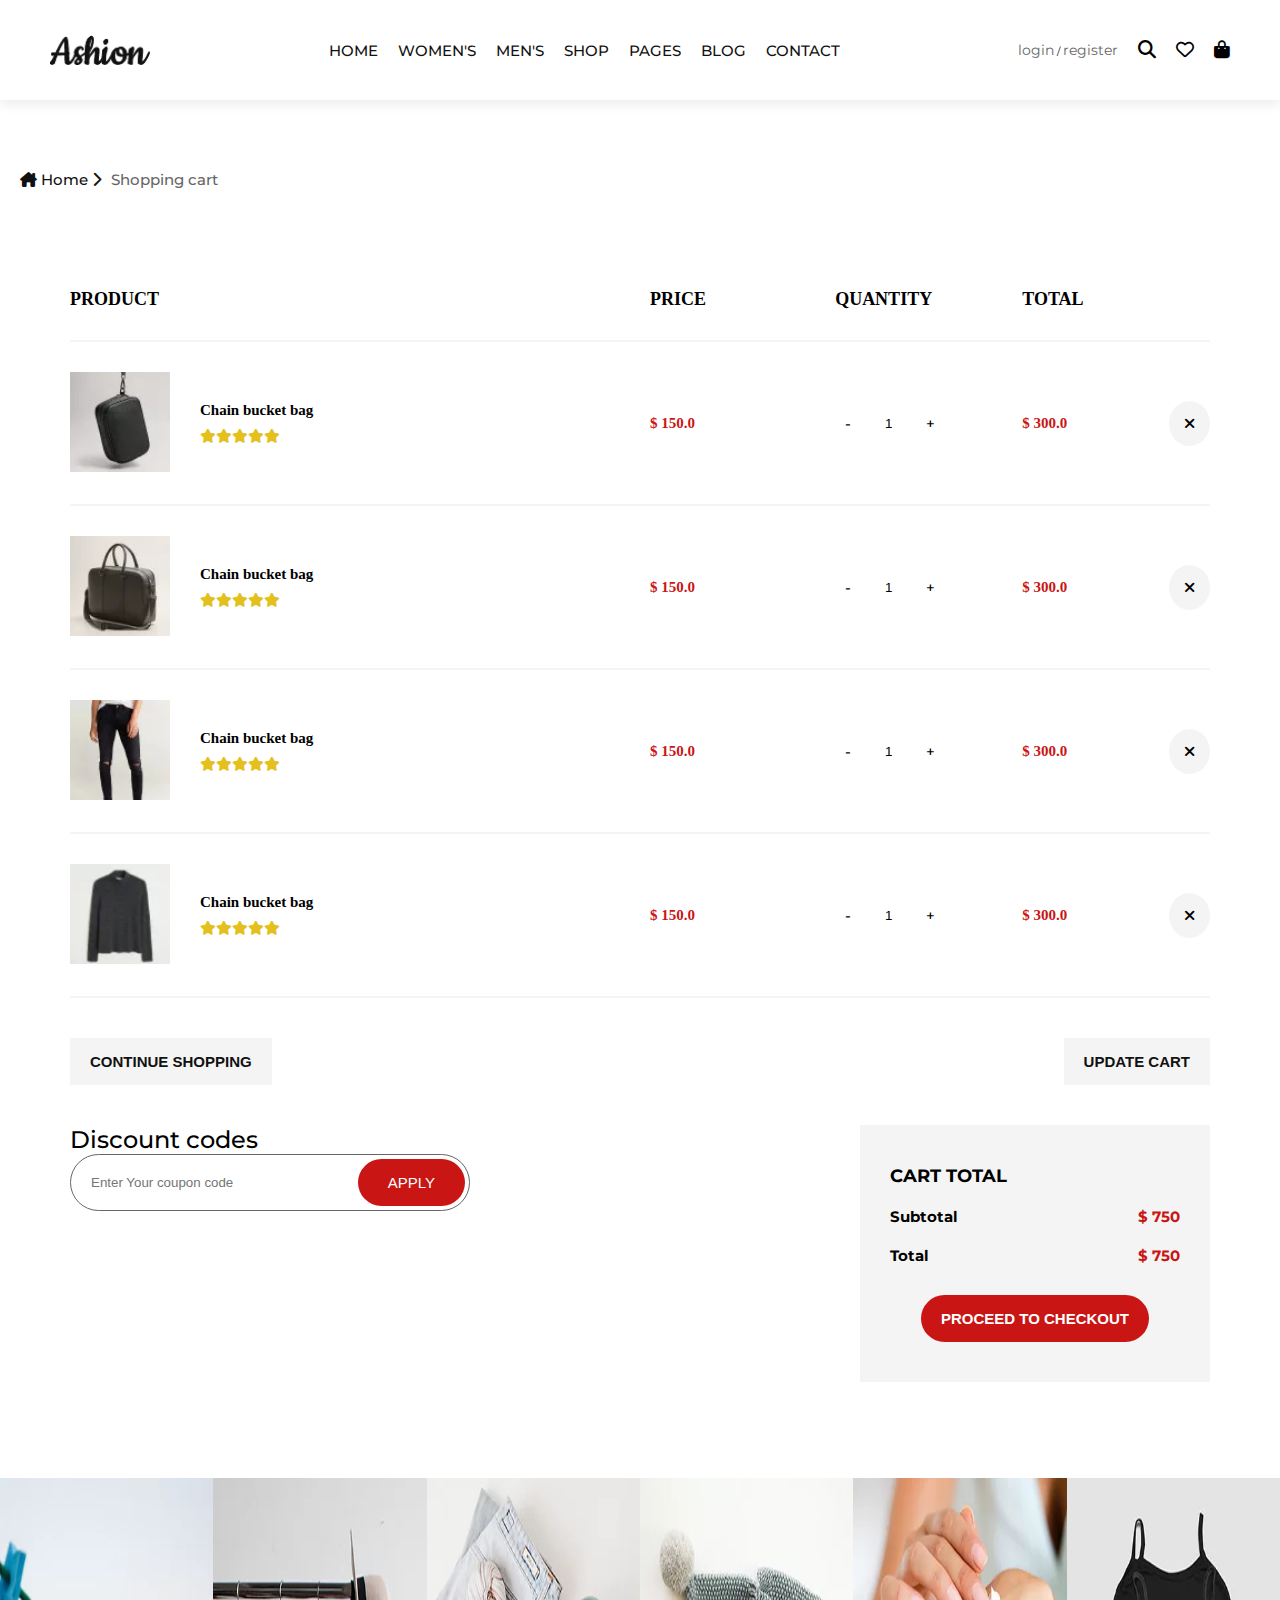
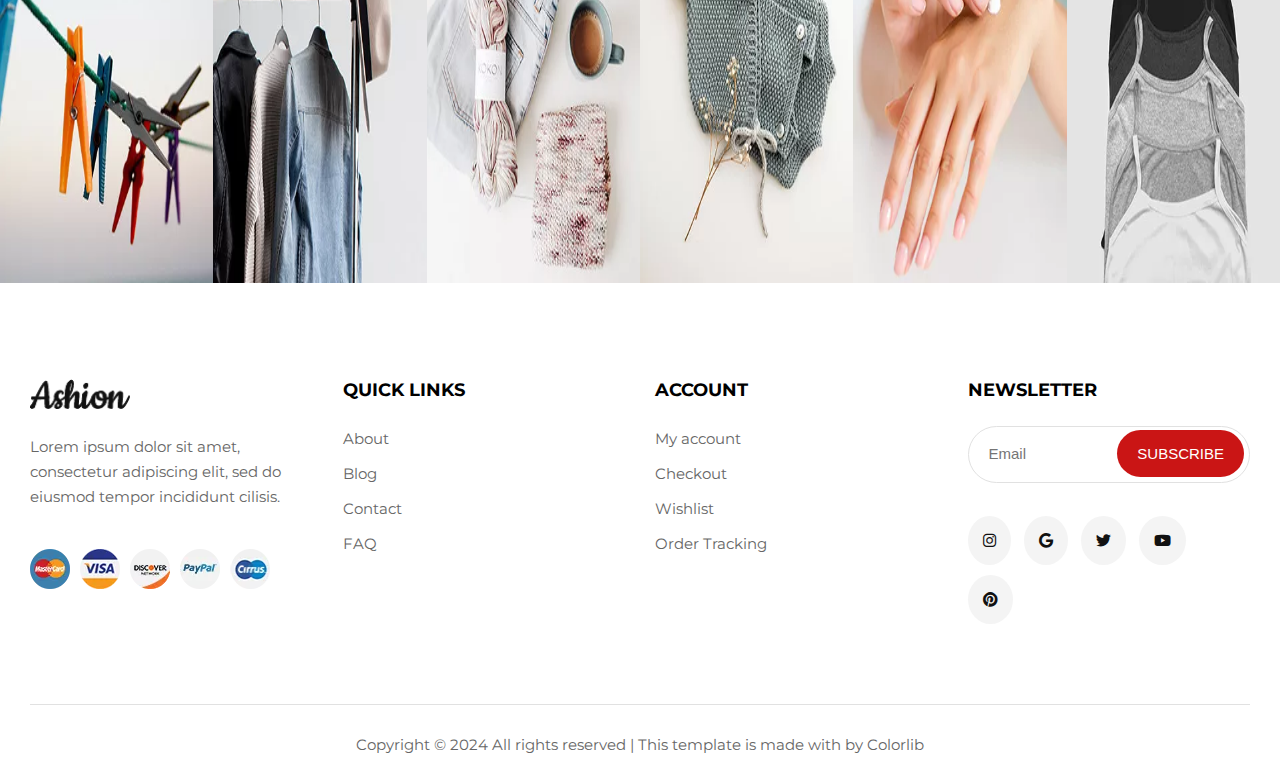
<file: shop-cart.html>
<!DOCTYPE html>
<html lang="en">

<head>
    <meta charset="UTF-8">
    <meta name="viewport" content="width=device-width, initial-scale=1.0">
    <title>Shop Cart</title>
    <link rel="stylesheet" href="https://cdnjs.cloudflare.com/ajax/libs/font-awesome/6.6.0/css/all.min.css">
    <link rel="stylesheet" href="style.css">
</head>

<body>

    <!-- ========== Start Header Section ========== -->

    <header class="section-header">
        <div class="container-fluid flex">

            <div class="left logo">
                <img src="images/index-img/logo.png.webp" alt="">
            </div>

            <ul class="menu flex">
                <li class="nav-item"><a href="index.html">Home</a></li>
                <li class="nav-item"><a href="#">Women's</a></li>
                <li class="nav-item"><a href="#">Men's</a></li>
                <li class="nav-item"><a href="shop.html">Shop</a></li>
                <li class="nav-item"><a href="product-detail.html">Pages</a></li>
                <li class="nav-item"><a href="shop-cart.html">blog</a></li>
                <li class="nav-item"><a href="contact.html">contact</a></li>
            </ul>

            <div class="right flex">
                <div class="login-reg">
                    <p><a href="">login</a> / <a href="">register</a></p>
                </div>
                <ul class="icons flex">
                    <li><i class="fa-solid fa-magnifying-glass"></i></li>
                    <li><i class="fa-regular fa-heart"></i></li>
                    <li><i class="fa-solid fa-bag-shopping"></i></li>
                </ul>
            </div>
        </div>
    </header>

    <!-- ========== End Header Section ========== -->




    <!-- ========== Start bread-Crum Section ========== -->

    <section class="bread-crum">
        <div class="container">
            <p><a href=""><i class="fa-solid fa-house-chimney"></i> Home <i class="fa-solid fa-chevron-right"></i></a>
                <span>  Shopping cart</span>
            </p>
        </div>
    </section>

    <!-- ========== End bread-Crum Section ========== -->





    <!-- ========== Start Shopping-cart Section ========== -->
    
    <section class="shopping-cart-page">

        <div class="container">
            <div class="shop-cart-table">
                <table>
                    <thead>
                        <tr>
                            <th>product</th>
                            <th>price</th>
                            <th>quantity</th>
                            <th>total</th>
                            <th></th>
                        </tr>
                    </thead>
                    <tbody>
                        <tr class="b-bottom">
                            <td class="product-detail flex">
                                <div class="my-img">
                                    <img src="images/shop-cart/cp-1.jpg.webp" alt="">
                                </div>
                                <div class="content">
                                    <div class="detail">Chain bucket bag</div>
                                    <div class="review">
                                        <i class="fa-solid fa-star"></i><i class="fa-solid fa-star"></i><i class="fa-solid fa-star"></i><i class="fa-solid fa-star"></i><i class="fa-solid fa-star"></i>
                                    </div>
                                </div>
                            </td>
                            <td class="price">$ 150.0</td>
                            <td class="quantity"><div class="quantity-div flex">
                                <p>-</p>
                                <input type="text" value="1">
                                <p>+</p>
                            </div></td>
                            <td class="total">$ 300.0</td>
                            <td class="cross"><i class="fa-solid fa-xmark"></i></td>
                        </tr>

                        <tr class="b-bottom">
                            <td class="product-detail flex">
                                <div class="my-img">
                                    <img src="images/shop-cart/cp-2.jpg.webp" alt="">
                                </div>
                                <div class="content">
                                    <div class="detail">Chain bucket bag</div>
                                    <div class="review">
                                        <i class="fa-solid fa-star"></i><i class="fa-solid fa-star"></i><i class="fa-solid fa-star"></i><i class="fa-solid fa-star"></i><i class="fa-solid fa-star"></i>
                                    </div>
                                </div>
                            </td>
                            <td class="price">$ 150.0</td>
                            <td class="quantity"><div class="quantity-div flex">
                                <p>-</p>
                                <input type="text" value="1">
                                <p>+</p>
                            </div></td>
                            <td class="total">$ 300.0</td>
                            <td class="cross"><i class="fa-solid fa-xmark"></i></td>
                        </tr>

                        <tr class="b-bottom">
                            <td class="product-detail flex">
                                <div class="my-img">
                                    <img src="images/shop-cart/cp-3.jpg.webp" alt="">
                                </div>
                                <div class="content">
                                    <div class="detail">Chain bucket bag</div>
                                    <div class="review">
                                        <i class="fa-solid fa-star"></i><i class="fa-solid fa-star"></i><i class="fa-solid fa-star"></i><i class="fa-solid fa-star"></i><i class="fa-solid fa-star"></i>
                                    </div>
                                </div>
                            </td>
                            <td class="price">$ 150.0</td>
                            <td class="quantity"><div class="quantity-div flex">
                                <p>-</p>
                                <input type="text" value="1">
                                <p>+</p>
                            </div></td>
                            <td class="total">$ 300.0</td>
                            <td class="cross"><i class="fa-solid fa-xmark"></i></td>
                        </tr>

                        <tr class="b-bottom">
                            <td class="product-detail flex">
                                <div class="my-img">
                                    <img src="images/shop-cart/cp-4.jpg.webp" alt="">
                                </div>
                                <div class="content">
                                    <div class="detail">Chain bucket bag</div>
                                    <div class="review">
                                        <i class="fa-solid fa-star"></i><i class="fa-solid fa-star"></i><i class="fa-solid fa-star"></i><i class="fa-solid fa-star"></i><i class="fa-solid fa-star"></i>
                                    </div>
                                </div>
                            </td>
                            <td class="price">$ 150.0</td>
                            <td class="quantity"><div class="quantity-div flex">
                                <p>-</p>
                                <input type="text" value="1">
                                <p>+</p>
                            </div></td>
                            <td class="total">$ 300.0</td>
                            <td class="cross"><i class="fa-solid fa-xmark"></i></td>
                        </tr>
                    </tbody>
                </table>

                <div class="info-box">
                    <div class="uper flex">
                        <div><button class="btn">Continue Shopping</button></div>
                        <div><button class="btn">Update cart</button></div>
                    </div>

                    <div class="lower flex">
                        <div class="left">
                            <p>Discount codes</p>
                            <div class="ip-box">
                                <input type="text" placeholder="Enter Your coupon code">
                                <button class="btn">APPLY</button>
                            </div>
                        </div>
                        <div class="right">
                            <p class="cart-total">CART TOTAL</p>
                            <div class="sub-total-total flex">
                                <p>subtotal</p>
                                <p>$ 750</p>
                            </div>
                            <div class="sub-total-total flex">
                                <p>total</p>
                                <p>$ 750</p>
                            </div>
                            <div class="button"><button class="btn">Proceed to checkout</button></div>
                        </div>
                    </div>
                </div>
            </div>
        </div>

    </section>

    <!-- ========== End Shopping-cart Section ========== -->
    




    <!-- ========== Start Instagram-post Section ========== -->

    <section class="instagram-section">
        <div class="container-fluid">
            <div class="main-grid grid grid-six-cols">
                <div class="col col1">
                    <div class="hover-div flex">
                        <div class="content">
                            <div class="icon"><i class="fa-brands fa-instagram"></i></div>
                            <div class="insta-id"><a href="">&commat; ashio_shop</a></div>
                        </div>
                    </div>
                </div>
                <div class="col col2">
                    <div class="hover-div flex">
                        <div class="content">
                            <div class="icon"><i class="fa-brands fa-instagram"></i></div>
                            <div class="insta-id"><a href="">&commat; ashio_shop</a></div>
                        </div>
                    </div>
                </div>
                <div class="col col3">
                    <div class="hover-div flex">
                        <div class="content">
                            <div class="icon"><i class="fa-brands fa-instagram"></i></div>
                            <div class="insta-id"><a href="">&commat; ashio_shop</a></div>
                        </div>
                    </div>
                </div>
                <div class="col col4">
                    <div class="hover-div flex">
                        <div class="content">
                            <div class="icon"><i class="fa-brands fa-instagram"></i></div>
                            <div class="insta-id"><a href="">&commat; ashio_shop</a></div>
                        </div>
                    </div>
                </div>
                <div class="col col5">
                    <div class="hover-div flex">
                        <div class="content">
                            <div class="icon"><i class="fa-brands fa-instagram"></i></div>
                            <div class="insta-id"><a href="">&commat; ashio_shop</a></div>
                        </div>
                    </div>
                </div>
                <div class="col col6">
                    <div class="hover-div flex">
                        <div class="content">
                            <div class="icon"><i class="fa-brands fa-instagram"></i></div>
                            <div class="insta-id"><a href="">&commat; ashio_shop</a></div>
                        </div>
                    </div>
                </div>
            </div>
        </div>
    </section>

    <!-- ========== End Instagram-post Section ========== -->





    <!-- ========== Start Footer Section ========== -->

    <div class="section footer-section">
        <div class="container">
            <div class="main-grid-box1 grid grid-four-cols">
                <ul class="col col1">
                    <li class="logo">
                        <img src="images/index-img/logo.png.webp" alt="">
                    </li>
                    <li class="detail">Lorem ipsum dolor sit amet, consectetur adipiscing elit, sed do eiusmod tempor
                        incididunt cilisis.</li>
                    <li class="icons-box flex">
                        <div class="icon">
                            <a href=""><img src="images/index-img/payment-1.png" alt=""></a>
                        </div>
                        <div class="icon">
                            <div class="icon">
                                <a href=""><img src="images/index-img/payment-2.png" alt=""></a>
                            </div>
                        </div>
                        <div class="icon">
                            <div class="icon">
                                <a href=""><img src="images/index-img/payment-3.png" alt=""></a>
                            </div>
                        </div>
                        <div class="icon">
                            <div class="icon">
                                <a href=""><img src="images/index-img/payment-4.png" alt=""></a>
                            </div>
                        </div>
                        <div class="icon">
                            <div class="icon">
                                <a href=""><img src="images/index-img/payment-5.png" alt=""></a>
                            </div>
                        </div>
                    </li>
                </ul>

                <ul class="col col2">
                    <li>Quick links</li>
                    <li><a href="" class="detail">About</a></li>
                    <li><a href="" class="detail">Blog</a></li>
                    <li><a href="" class="detail">Contact</a></li>
                    <li><a href="" class="detail">FAQ</a></li>
                </ul>

                <ul class="col col3">
                    <li>Account</li>
                    <li><a href="" class="detail">My account</a></li>
                    <li><a href="" class="detail">Checkout</a></li>
                    <li><a href="" class="detail">Wishlist</a></li>
                    <li><a href="" class="detail">Order Tracking</a></li>
                </ul>

                <ul class="col col4">
                    <li>newsletter</li>
                    <li class="my-form">
                        <form action="">
                            <input type="email" placeholder="Email">
                            <button class="btn">Subscribe</button>
                        </form>
                    </li>
                    <li class="icon-box">
                        <a href=""><i class="fa-brands fa-instagram"></i></a>
                        <a href=""><i class="fa-brands fa-google"></i></a>
                        <a href=""><i class="fa-brands fa-twitter"></i></a>
                        <a href=""><i class="fa-brands fa-youtube"></i></a>
                        <a href=""><i class="fa-brands fa-pinterest"></i></a>
                    </li>
                </ul>
            </div>

            <div class="main-grid-box2">
                <p>Copyright &#169; 2024 All rights reserved | This template is made with by Colorlib</p>
            </div>
        </div>
    </div>

    <!-- ========== End Footer Section ========== -->

</body>

</html>
</file>
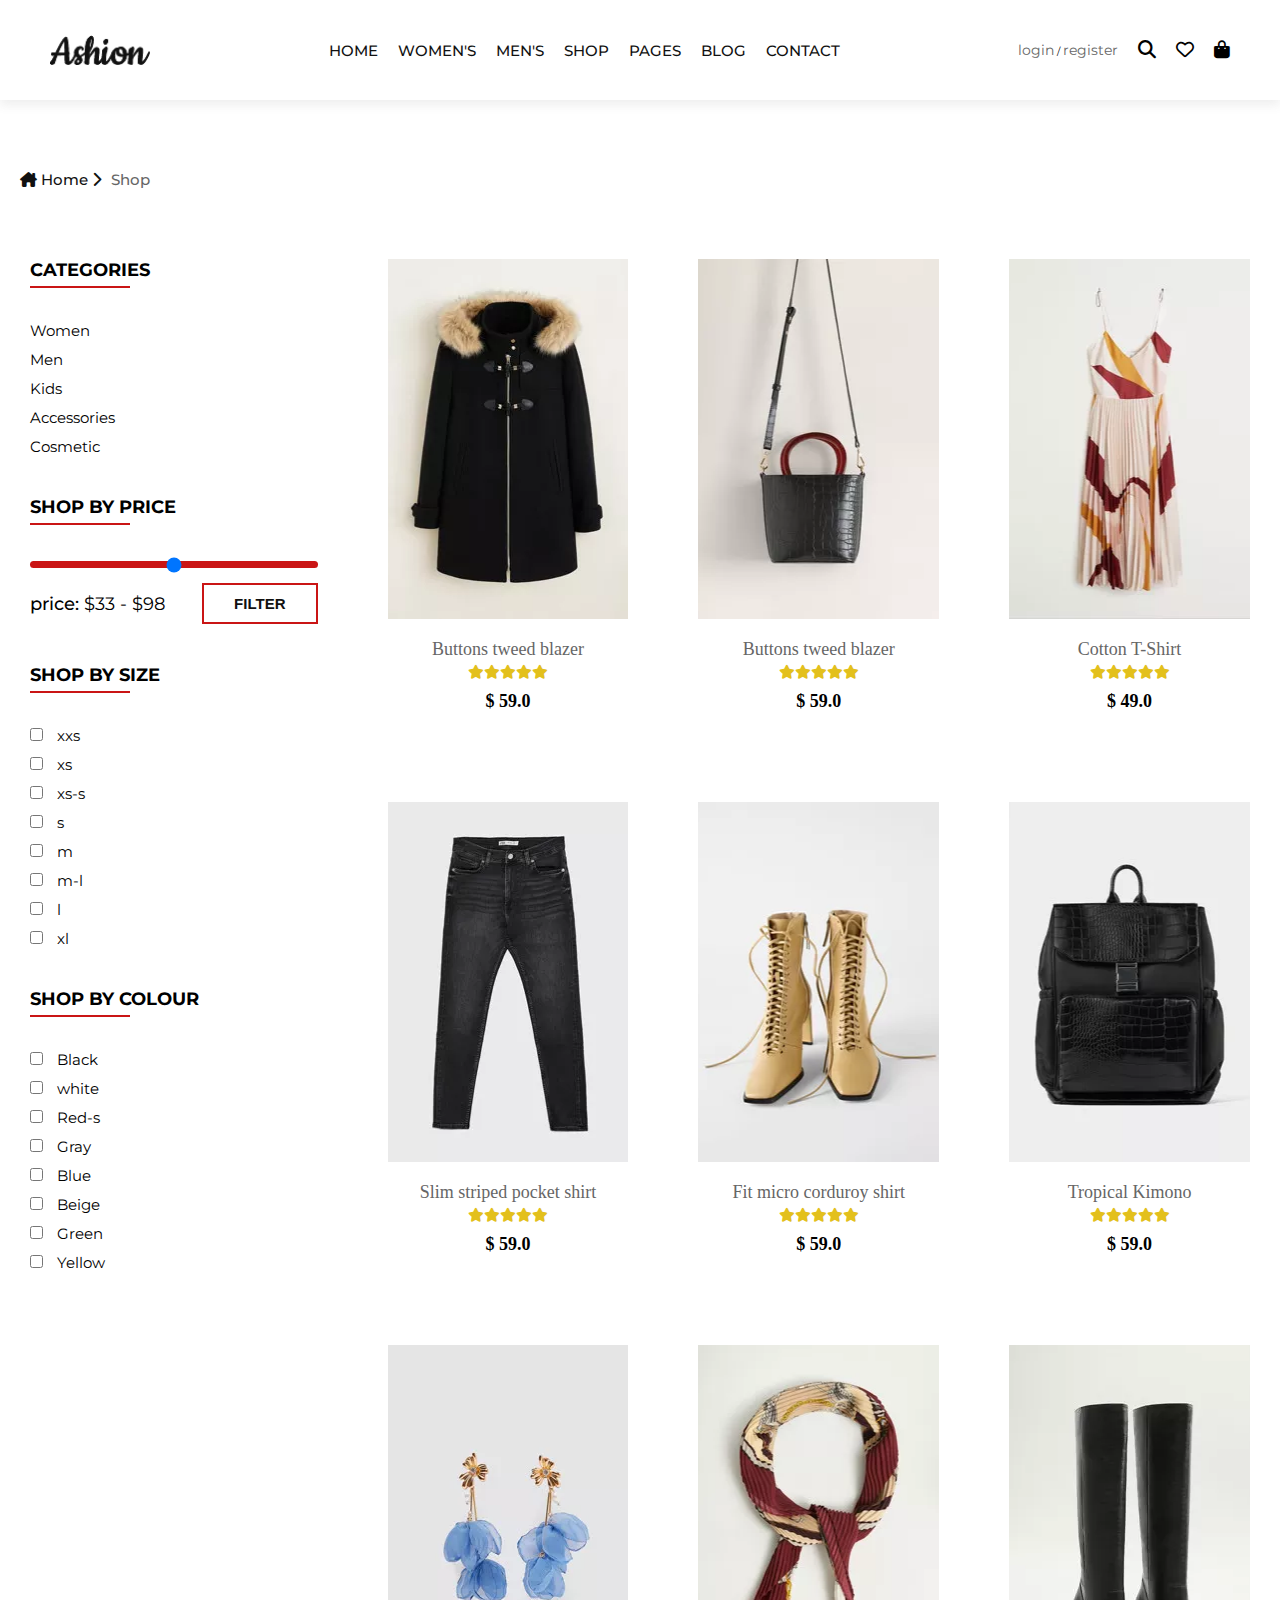
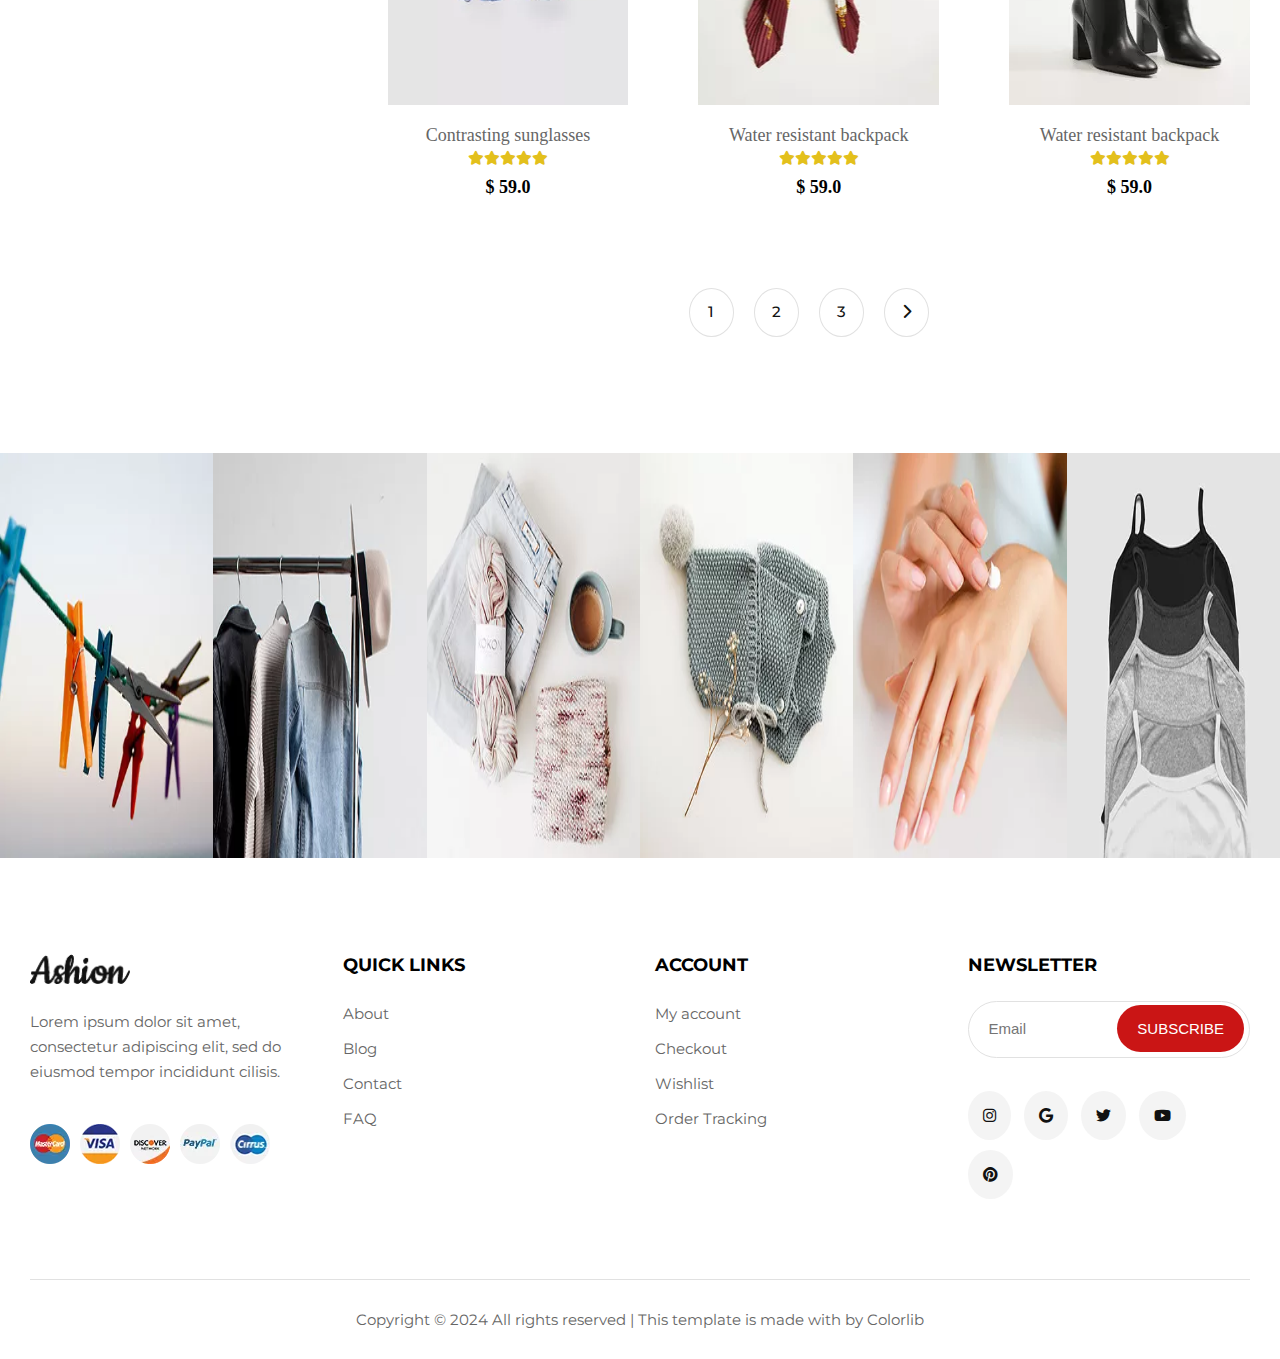
<file: shop.html>
<!DOCTYPE html>
<html lang="en">

<head>
    <meta charset="UTF-8">
    <meta name="viewport" content="width=device-width, initial-scale=1.0">
    <title>Shop page</title>
    <link rel="stylesheet" href="https://cdnjs.cloudflare.com/ajax/libs/font-awesome/6.6.0/css/all.min.css">
    <link rel="stylesheet" href="style.css">
</head>

<body>

    <!-- ========== Start Header Section ========== -->

    <header class="section-header">
        <div class="container-fluid flex">

            <div class="left logo">
                <img src="images/index-img/logo.png.webp" alt="">
            </div>

            <ul class="menu flex">
                <li class="nav-item"><a href="index.html">Home</a></li>
                <li class="nav-item"><a href="#">Women's</a></li>
                <li class="nav-item"><a href="#">Men's</a></li>
                <li class="nav-item"><a href="shop.html">Shop</a></li>
                <li class="nav-item"><a href="product-detail.html">Pages</a></li>
                <li class="nav-item"><a href="shop-cart.html">blog</a></li>
                <li class="nav-item"><a href="contact.html">contact</a></li>
            </ul>

            <div class="right flex">
                <div class="login-reg">
                    <p><a href="">login</a> / <a href="">register</a></p>
                </div>
                <ul class="icons flex">
                    <li><i class="fa-solid fa-magnifying-glass"></i></li>
                    <li><i class="fa-regular fa-heart"></i></li>
                    <li><i class="fa-solid fa-bag-shopping"></i></li>
                </ul>
            </div>
        </div>
    </header>

    <!-- ========== End Header Section ========== -->





    <!-- ========== Start bread-Crum Section ========== -->

    <section class="bread-crum">
        <div class="container">
            <p><a href=""><i class="fa-solid fa-house-chimney"></i> Home <i class="fa-solid fa-chevron-right"></i></a>
                <span> Shop</span>
            </p>
        </div>
    </section>

    <!-- ========== End bread-Crum Section ========== -->





    <!-- ========== Start Shop Section ========== -->

    <section class="section-shop">
        <div class="container">
            <div class="main-grid-box grid grid-two-cols">
                <div class="col side-bar">
                    <ul class="categories main">
                        <li class="heading">Categories</li>
                        <li class="nav-item">Women</li>
                        <li class="nav-item">Men</li>
                        <li class="nav-item">Kids</li>
                        <li class="nav-item">Accessories</li>
                        <li class="nav-item">Cosmetic</li>
                    </ul>

                    <ul class="shop-by-price main">
                        <li class="heading">Shop by price</li>
                        <li><input type="range"></li>

                        <ul class="flex price-filter">
                            <li class="price-item"><span>price:</span> $33 - $98</li>
                            <li><button class="btn">FILTER</button></li>
                        </ul>

                    </ul>

                    <ul class="shop-by-size main">
                        <li class="heading">Shop by size</li>
                        <li class="nav-item">
                            <input type="checkbox" name="xxs" id="xxs"> <label for="xxs">xxs</label>
                        </li>
                        <li class="nav-item">
                            <input type="checkbox" name="xs" id="xs"> <label for="xs">xs</label>
                        </li>
                        <li class="nav-item">
                            <input type="checkbox" name="xs-s" id="xs-s"> <label for="xs-s">xs-s</label>
                        </li>
                        <li class="nav-item">
                            <input type="checkbox" name="s" id="s"> <label for="s">s</label>
                        </li>
                        <li class="nav-item">
                            <input type="checkbox" name="m" id="m"> <label for="m">m</label>
                        </li>
                        <li class="nav-item">
                            <input type="checkbox" name="m-l" id="m-l"> <label for="m-l">m-l</label>
                        </li>
                        <li class="nav-item">
                            <input type="checkbox" name="l" id="l"> <label for="l">l</label>
                        </li>
                        <li class="nav-item">
                            <input type="checkbox" name="xl" id="xl"> <label for="xl">xl</label>
                        </li>
                    </ul>

                    <ul class="shop-by-color main">
                        <li class="heading">shop by colour</li>
                        <li class="nav-item">
                            <input type="checkbox" name="Black" id="Black"> <label for="Black">Black</label>
                        </li>
                        <li class="nav-item">
                            <input type="checkbox" name="white" id="white"> <label for="white">white</label>
                        </li>
                        <li class="nav-item">
                            <input type="checkbox" name="Red-s" id="Red-s"> <label for="Red-s">Red-s</label>
                        </li>
                        <li class="nav-item">
                            <input type="checkbox" name="Gray" id="Gray"> <label for="Gray">Gray</label>
                        </li>
                        <li class="nav-item">
                            <input type="checkbox" name="Blue" id="Blue"> <label for="Blue">Blue</label>
                        </li>
                        <li class="nav-item">
                            <input type="checkbox" name="Beige" id="Beige"> <label for="Beige">Beige</label>
                        </li>
                        <li class="nav-item">
                            <input type="checkbox" name="Green" id="Green"> <label for="Green">Green</label>
                        </li>
                        <li class="nav-item">
                            <input type="checkbox" name="Yellow" id="Yellow"> <label for="Yellow">Yellow</label>
                        </li>
                    </ul>
                </div>

                <div class="col main-big-col">
                    <section class="new-product-section">

                        <div class="main-grid-box grid grid-three-cols">

                            <div class="col col1">
                                <div class="my-img">
                                    <ul class="hover-box flex">
                                        <li><i class="fa-solid fa-up-right-and-down-left-from-center"></i></li>
                                        <li><i class="fa-solid fa-heart"></i></i></li>
                                        <li><i class="fa-solid fa-bag-shopping"></i></li>
                                    </ul>
                                </div>
                                <div class="content">
                                    <div class="detail">Buttons tweed blazer</div>
                                    <div class="star"><i class="fa-solid fa-star"></i><i class="fa-solid fa-star"></i><i
                                            class="fa-solid fa-star"></i><i class="fa-solid fa-star"></i><i
                                            class="fa-solid fa-star"></i></div>
                                    <div class="price">$ 59.0</div>
                                </div>
                            </div>

                            <div class="col col2">
                                <div class="my-img">
                                    <ul class="hover-box flex">
                                        <li><i class="fa-solid fa-up-right-and-down-left-from-center"></i></li>
                                        <li><i class="fa-solid fa-heart"></i></i></li>
                                        <li><i class="fa-solid fa-bag-shopping"></i></li>
                                    </ul>
                                </div>
                                <div class="content">
                                    <div class="detail">Buttons tweed blazer</div>
                                    <div class="star"><i class="fa-solid fa-star"></i><i class="fa-solid fa-star"></i><i
                                            class="fa-solid fa-star"></i><i class="fa-solid fa-star"></i><i
                                            class="fa-solid fa-star"></i></div>
                                    <div class="price">$ 59.0</div>
                                </div>
                            </div>

                            <div class="col col3">
                                <div class="my-img">
                                    <ul class="hover-box flex">
                                        <li><i class="fa-solid fa-up-right-and-down-left-from-center"></i></li>
                                        <li><i class="fa-solid fa-heart"></i></i></li>
                                        <li><i class="fa-solid fa-bag-shopping"></i></li>
                                    </ul>
                                </div>
                                <div class="content">
                                    <div class="detail">Cotton T-Shirt</div>
                                    <div class="star"><i class="fa-solid fa-star"></i><i class="fa-solid fa-star"></i><i
                                            class="fa-solid fa-star"></i><i class="fa-solid fa-star"></i><i
                                            class="fa-solid fa-star"></i></div>
                                    <div class="price">$ 49.0</div>
                                </div>
                            </div>

                            <div class="col col4">
                                <div class="my-img">
                                    <ul class="hover-box flex">
                                        <li><i class="fa-solid fa-up-right-and-down-left-from-center"></i></li>
                                        <li><i class="fa-solid fa-heart"></i></i></li>
                                        <li><i class="fa-solid fa-bag-shopping"></i></li>
                                    </ul>
                                </div>
                                <div class="content">
                                    <div class="detail">Slim striped pocket shirt</div>
                                    <div class="star"><i class="fa-solid fa-star"></i><i class="fa-solid fa-star"></i><i
                                            class="fa-solid fa-star"></i><i class="fa-solid fa-star"></i><i
                                            class="fa-solid fa-star"></i></div>
                                    <div class="price">$ 59.0</div>
                                </div>
                            </div>

                            <div class="col col5">
                                <div class="my-img">
                                    <ul class="hover-box flex">
                                        <li><i class="fa-solid fa-up-right-and-down-left-from-center"></i></li>
                                        <li><i class="fa-solid fa-heart"></i></i></li>
                                        <li><i class="fa-solid fa-bag-shopping"></i></li>
                                    </ul>
                                </div>
                                <div class="content">
                                    <div class="detail">Fit micro corduroy shirt</div>
                                    <div class="star"><i class="fa-solid fa-star"></i><i class="fa-solid fa-star"></i><i
                                            class="fa-solid fa-star"></i><i class="fa-solid fa-star"></i><i
                                            class="fa-solid fa-star"></i></div>
                                    <div class="price">$ 59.0</div>
                                </div>
                            </div>

                            <div class="col col6">
                                <div class="my-img">
                                    <ul class="hover-box flex">
                                        <li><i class="fa-solid fa-up-right-and-down-left-from-center"></i></li>
                                        <li><i class="fa-solid fa-heart"></i></i></li>
                                        <li><i class="fa-solid fa-bag-shopping"></i></li>
                                    </ul>
                                </div>
                                <div class="content">
                                    <div class="detail">Tropical Kimono</div>
                                    <div class="star"><i class="fa-solid fa-star"></i><i class="fa-solid fa-star"></i><i
                                            class="fa-solid fa-star"></i><i class="fa-solid fa-star"></i><i
                                            class="fa-solid fa-star"></i></div>
                                    <div class="price">$ 59.0</div>
                                </div>
                            </div>

                            <div class="col col7">
                                <div class="my-img">
                                    <ul class="hover-box flex">
                                        <li><i class="fa-solid fa-up-right-and-down-left-from-center"></i></li>
                                        <li><i class="fa-solid fa-heart"></i></i></li>
                                        <li><i class="fa-solid fa-bag-shopping"></i></li>
                                    </ul>
                                </div>
                                <div class="content">
                                    <div class="detail">Contrasting sunglasses</div>
                                    <div class="star"><i class="fa-solid fa-star"></i><i class="fa-solid fa-star"></i><i
                                            class="fa-solid fa-star"></i><i class="fa-solid fa-star"></i><i
                                            class="fa-solid fa-star"></i></div>
                                    <div class="price">$ 59.0</div>
                                </div>
                            </div>

                            <div class="col col8">
                                <div class="my-img">
                                    <ul class="hover-box flex">
                                        <li><i class="fa-solid fa-up-right-and-down-left-from-center"></i></li>
                                        <li><i class="fa-solid fa-heart"></i></i></li>
                                        <li><i class="fa-solid fa-bag-shopping"></i></li>
                                    </ul>
                                </div>
                                <div class="content">
                                    <div class="detail">Water resistant backpack</div>
                                    <div class="star"><i class="fa-solid fa-star"></i><i class="fa-solid fa-star"></i><i
                                            class="fa-solid fa-star"></i><i class="fa-solid fa-star"></i><i
                                            class="fa-solid fa-star"></i></div>
                                    <div class="price">$ 59.0</div>
                                </div>
                            </div>

                            <div class="col col9">
                                <div class="my-img">
                                    <ul class="hover-box flex">
                                        <li><i class="fa-solid fa-up-right-and-down-left-from-center"></i></li>
                                        <li><i class="fa-solid fa-heart"></i></i></li>
                                        <li><i class="fa-solid fa-bag-shopping"></i></li>
                                    </ul>
                                </div>
                                <div class="content">
                                    <div class="detail">Water resistant backpack</div>
                                    <div class="star"><i class="fa-solid fa-star"></i><i class="fa-solid fa-star"></i><i
                                            class="fa-solid fa-star"></i><i class="fa-solid fa-star"></i><i
                                            class="fa-solid fa-star"></i></div>
                                    <div class="price">$ 59.0</div>
                                </div>
                            </div>

                            <div class="col col10 flex">
                                <div class="main-icon-box flex">
                                    <p><a href="">1</a></p>
                                    <p><a href="">2</a></p>
                                    <p><a href="">3</a></p>
                                    <p>
                                        <a href=""><i class="fa-solid fa-chevron-right"></i></a>
                                    </p>
                                </div>
                            </div>
                        </div>

                    </section>
                </div>
            </div>
        </div>
    </section>

    <!-- ========== End Shop Section ========== -->





    <!-- ========== Start Instagram-post Section ========== -->

    <section class="instagram-section">
        <div class="container-fluid">
            <div class="main-grid grid grid-six-cols">
                <div class="col col1">
                    <div class="hover-div flex">
                        <div class="content">
                            <div class="icon"><i class="fa-brands fa-instagram"></i></div>
                            <div class="insta-id"><a href="">&commat; ashio_shop</a></div>
                        </div>
                    </div>
                </div>
                <div class="col col2">
                    <div class="hover-div flex">
                        <div class="content">
                            <div class="icon"><i class="fa-brands fa-instagram"></i></div>
                            <div class="insta-id"><a href="">&commat; ashio_shop</a></div>
                        </div>
                    </div>
                </div>
                <div class="col col3">
                    <div class="hover-div flex">
                        <div class="content">
                            <div class="icon"><i class="fa-brands fa-instagram"></i></div>
                            <div class="insta-id"><a href="">&commat; ashio_shop</a></div>
                        </div>
                    </div>
                </div>
                <div class="col col4">
                    <div class="hover-div flex">
                        <div class="content">
                            <div class="icon"><i class="fa-brands fa-instagram"></i></div>
                            <div class="insta-id"><a href="">&commat; ashio_shop</a></div>
                        </div>
                    </div>
                </div>
                <div class="col col5">
                    <div class="hover-div flex">
                        <div class="content">
                            <div class="icon"><i class="fa-brands fa-instagram"></i></div>
                            <div class="insta-id"><a href="">&commat; ashio_shop</a></div>
                        </div>
                    </div>
                </div>
                <div class="col col6">
                    <div class="hover-div flex">
                        <div class="content">
                            <div class="icon"><i class="fa-brands fa-instagram"></i></div>
                            <div class="insta-id"><a href="">&commat; ashio_shop</a></div>
                        </div>
                    </div>
                </div>
            </div>
        </div>
    </section>

    <!-- ========== End Instagram-post Section ========== -->





    <!-- ========== Start Footer Section ========== -->

    <div class="section footer-section">
        <div class="container">
            <div class="main-grid-box1 grid grid-four-cols">
                <ul class="col col1">
                    <li class="logo">
                        <img src="images/index-img/logo.png.webp" alt="">
                    </li>
                    <li class="detail">Lorem ipsum dolor sit amet, consectetur adipiscing elit, sed do eiusmod tempor
                        incididunt cilisis.</li>
                    <li class="icons-box flex">
                        <div class="icon">
                            <a href=""><img src="images/index-img/payment-1.png" alt=""></a>
                        </div>
                        <div class="icon">
                            <div class="icon">
                                <a href=""><img src="images/index-img/payment-2.png" alt=""></a>
                            </div>
                        </div>
                        <div class="icon">
                            <div class="icon">
                                <a href=""><img src="images/index-img/payment-3.png" alt=""></a>
                            </div>
                        </div>
                        <div class="icon">
                            <div class="icon">
                                <a href=""><img src="images/index-img/payment-4.png" alt=""></a>
                            </div>
                        </div>
                        <div class="icon">
                            <div class="icon">
                                <a href=""><img src="images/index-img/payment-5.png" alt=""></a>
                            </div>
                        </div>
                    </li>
                </ul>

                <ul class="col col2">
                    <li>Quick links</li>
                    <li><a href="" class="detail">About</a></li>
                    <li><a href="" class="detail">Blog</a></li>
                    <li><a href="" class="detail">Contact</a></li>
                    <li><a href="" class="detail">FAQ</a></li>
                </ul>

                <ul class="col col3">
                    <li>Account</li>
                    <li><a href="" class="detail">My account</a></li>
                    <li><a href="" class="detail">Checkout</a></li>
                    <li><a href="" class="detail">Wishlist</a></li>
                    <li><a href="" class="detail">Order Tracking</a></li>
                </ul>

                <ul class="col col4">
                    <li>newsletter</li>
                    <li class="my-form">
                        <form action="">
                            <input type="email" placeholder="Email">
                            <button class="btn">Subscribe</button>
                        </form>
                    </li>
                    <li class="icon-box">
                        <a href=""><i class="fa-brands fa-instagram"></i></a>
                        <a href=""><i class="fa-brands fa-google"></i></a>
                        <a href=""><i class="fa-brands fa-twitter"></i></a>
                        <a href=""><i class="fa-brands fa-youtube"></i></a>
                        <a href=""><i class="fa-brands fa-pinterest"></i></a>
                    </li>
                </ul>
            </div>

            <div class="main-grid-box2">
                <p>Copyright &#169; 2024 All rights reserved | This template is made with by Colorlib</p>
            </div>
        </div>
    </div>

    <!-- ========== End Footer Section ========== -->

</body>

</html>
</file>
<file: style.css>
@import url('https://fonts.googleapis.com/css2?family=Montserrat:ital,wght@0,100..900;1,100..900&display=swap');
@import url('https://fonts.googleapis.com/css2?family=Cookie&family=Montserrat:ital,wght@0,100..900;1,100..900&display=swap');


/** Base Rule----------------------------------------------------*/
* {
    margin: 0;
    padding: 0;
    box-sizing: border-box;
}

html {
    font-size: 62.5%;
}

a {
    text-decoration: none;
}

li {
    list-style: none;
}

p,
a,
li {
    font-family: "Montserrat", sans-serif;
}

input:focus,
select:focus,
button:focus,
textarea:focus {
    outline: none;
}


/*? Website theme-------------------------------------------*/

:root {
    --c-dark-black: #111111;
    --c-light-black: #666666;
    --c-red: #ca1515;
    --c-white: #ffffff;
    --c-gray: #e1e1e1;
    --c-light-bg: #f4f4f4;
    --c-yellow: #e3c01c;
    --text-18: 1.8rem;
    --text-15: 1.5rem;
    --text-14: 1.4rem;
    --heading-h1: 7rem;
    --heading-h2: 3.6rem;
    --heading-h3: 3rem;
    --heading-h4: 2.4rem;
    --fw-bold: 500;
    --fw-extra-bold: 700;
    --fw-thin: 400;
}



/*! Site layout--------------------------------------------- */

.container {
    max-width: 140rem;
    padding: 9.6rem 3rem;
    margin: 0 auto;
}

.container-fluid {
    max-width: vw;
}

.grid {
    display: grid;
}

.grid-two-cols {
    grid-template-columns: repeat(2, 1fr);
}

.grid-two-cols-four-rows{
    grid-template-columns: 1fr 4fr;
    grid-template-rows: 1fr 2fr 2fr 1fr;
    gap: 2rem;
}

.grid-three-cols {
    grid-template-columns: repeat(3, 1fr);
}

.grid-three-cols-two-row {
    grid-template-columns: 2fr 1fr 1fr;
    grid-template-rows: 1fr 1fr;
}

.grid-four-cols {
    grid-template-columns: repeat(4, 1fr);
}

.grid-six-cols {
    grid-template-columns: repeat(6, 1fr);
}

.flex {
    display: flex;
}



/** Reusable Code (module) ------------------------------------- */

.btn {
    padding: 1.5rem 2rem;
    background-color: var(--c-red);
    border: none;
    outline: none;
    border-radius: 3rem;
    color: var(--c-white);
    font-size: var(--text-15);
    font-weight: var(--fw-bold);
}





/***** Header Section *****/

.section-header {
    box-shadow: 0px 5px 10px rgba(91, 91, 91, 0.1);

    & .container-fluid {
        justify-content: space-between;
        align-items: center;
        padding: 3.5rem 5rem;

        & .logo {
            width: 10rem;
            height: 3rem;

            & img {
                width: 100%;
                height: 100%;
            }
        }

        & .menu {
            gap: 2rem;

            & li a{
                font-size: var(--text-15);
                text-transform: uppercase;
                font-weight: var(--fw-bold);
                color: var(--c-dark-black);
                display: inline-block;
                position: relative;

                &::after{
                    content: "";
                    width: 0%;
                    height: 0.2rem;
                    position: absolute;
                    top: 2rem;
                    left: 0;
                    background-color: var(--c-red);
                    transition: 0.3s linear all;
                }

                &:hover::after{
                    width: 100%;
                }
            }
        }

        & .right {
            align-items: center;

            gap: 2rem;

            & .login-reg a {
                color: var(--c-light-black);
                font-size: var(--text-14);

                &:hover {
                    text-decoration: underline;
                }
            }

            & .icons {
                gap: 2rem;
                position: relative;

                & i {
                    font-size: var(--text-18);
                }

            }

        }

    }
}

/***** End Header Section *****/





/***** category Section *****/

.category-section {
    margin-top: 1rem;

    & .container-fluid {

        & .main-grid-box {
            gap: 1rem;
            overflow: hidden;
            max-width: 100%;
            height: 80vh;


            & .col {
                width: 100%;
                height: 100%;
            }

            & .box1,
            .box2,
            .box3,
            .box4,
            .box5 {
                position: relative;

                & .detail {
                    font-size: var(--text-15);
                    color: var(--c-light-black);
                    letter-spacing: 0.1rem;
                }

                & .shop-now {
                    text-transform: uppercase;
                    font-size: var(--text-15);
                    font-weight: var(--fw-extra-bold);
                    position: relative;

                    &::before {
                        position: absolute;
                        content: "";
                        width: 7rem;
                        height: 0.3rem;
                        background-color: var(--c-red);
                        top: 2rem;
                        left: 0;
                    }
                }
            }

            & .box2,
            .box3,
            .box4,
            .box5 {
                padding: 0 3rem;
                place-items: center;

                & .heading {
                    font-size: var(--heading-h4);
                    font-weight: var(--fw-extra-bold);
                    margin-bottom: 0.7rem;
                }

                & .detail {
                    margin-bottom: 1.4rem;
                }
            }

            .box1 {
                grid-row: 1/-1;
                background-image: url("images/index-img/category-1.jpg.webp");
                background-size: 100% 100%;
                background-position: center center;
                place-items: center;
                padding-left: 7rem;

                & .heading {
                    font-family: "Cookie", cursive;
                    font-size: var(--heading-h1);
                }

                & .detail {
                    margin: 2rem 0;
                }
            }

            .box2 {
                background-image: url("images/index-img/category-2.jpg.webp");
                background-size: 100% 100%;
                background-position: center center;
            }

            .box3 {
                background-image: url("images/index-img/category-3.jpg");
                background-size: 100% 100%;
                background-position: center center;
            }

            .box4 {
                background-image: url("images/index-img/category-4.jpg");
                background-size: 100% 100%;
                background-position: center center;
            }

            .box5 {
                background-image: url("images/index-img/category-5.jpg");
                background-size: 100% 100%;
                background-position: center center;
            }
        }
    }
}

/***** End category Section *****/




/***** New-Product Section *****/

.new-product-section {

    & .header {
        padding: 2rem 0;
        justify-content: space-between;
        align-items: center;
        margin-bottom: 4rem;

        & .logo {
            text-transform: uppercase;
            font-size: var(--heading-h4);
            font-weight: var(--fw-extra-bold);
            position: relative;

            &::after {
                position: absolute;
                top: 2.7rem;
                left: 0;
                content: "";
                width: 7rem;
                height: 0.3rem;
                background-color: var(--c-red);
            }
        }

        & .menu {
            gap: 2rem;

            & li:first-child {
                position: relative;
            }

            & li:first-child::before {
                position: absolute;
                top: 2.5rem;
                left: 0;
                content: "";
                width: 2rem;
                height: 0.3rem;
                background-color: var(--c-red);
            }

            & li a {
                font-size: var(--text-15);
                color: var(--c-dark-black);
            }

        }
    }

    .main-grid-box {
        gap: 3rem;

        & .container {
            padding: 0 3rem;
        }

        & .col {
            margin-bottom: 2rem;

            & .my-img {
                height: 36rem;
                position: relative;

                &:hover .hover-box{
                    opacity: 1;
                    transform: translateY(-8rem);
                    transition: all 0.2s ease-in;
                }

                & .hover-box {
                    position: absolute;
                    top: 100%;
                    left: 0;
                    width: 100%;
                    height: 3rem;
                    gap: 2rem;
                    justify-content: center;
                    opacity: 0;

                    & li {

                        & i {
                            display: inline-block;
                            padding: 2rem 2rem;
                            background-color: var(--c-white);
                            font-size: var(--text-18);
                            border-radius: 50%;

                        }

                        &:hover i{
                            background-color: var(--c-red);
                            color: var(--c-white);
                            transform: rotate(360deg);
                        }
                    }
                }
            }

            & .content {
                padding-top: 2rem;

                & .detail,
                .star,
                .price {
                    text-align: center;
                }

                & .detail {
                    font-size: var(--text-18);
                    color: var(--c-light-black);
                }

                & .star {
                    font-size: var(--text-14);
                    color: var(--c-yellow);
                    margin-top: 0.5rem;
                    margin-bottom: 1rem;
                }

                & .price {
                    font-size: var(--text-18);
                    font-weight: var(--fw-extra-bold);
                }
            }

        }

        & .col1 {

            & .my-img {
                background-image: url("images/index-img/product-1.jpg");
                background-size: cover;
                background-position: center center;
            }
        }

        & .col2 {

            & .my-img {
                background-image: url("images/index-img/product-2.jpg");
                background-size: cover;
                background-position: center center;
            }
        }

        & .col3 {

            & .my-img {
                background-image: url("images/index-img/product-3.jpg");
                background-size: cover;
                background-position: center center;
            }

        }

        & .col4 {

            & .my-img {
                background-image: url("images/index-img/product-4.jpg");
                background-size: cover;
                background-position: center center;
            }
        }

        & .col5 {

            & .my-img {
                background-image: url("images/index-img/product-5.jpg");
                background-size: cover;
                background-position: center center;
            }
        }

        & .col6 {

            & .my-img {
                background-image: url("images/index-img/product-6.jpg");
                background-size: cover;
                background-position: center center;
            }
        }

        & .col7 {

            & .my-img {
                background-image: url("images/index-img/product-7.jpg");
                background-size: cover;
                background-position: center center;
            }
        }

        & .col8 {

            & .my-img {
                background-image: url("images/index-img/product-8.jpg");
                background-size: cover;
                background-position: center center;
            }
        }
    }

}

/***** End New-Product Section *****/




/***** Banner Section *****/

.banner-section {
    background-image: url("images/index-img/banner-1.jpg");
    background-size: cover;
    background-position: top center;
    height: 50rem;
    display: flex;
    justify-content: center;
    align-items: center;

    & .main-slide-box {
        width: 28vw;
        overflow: hidden;

        & .main-wrapper {
            width: 600%;
            height: 100%;
            display: flex;

            & .slide-wrapper {
                width: 100%;
                height: 100%;
                display: flex;
                animation: slide-animate 12s ease-in-out infinite;

                & .content {
                    padding: 2rem 4rem;

                    & .small-head,
                    .big-head,
                    .shop-now {
                        text-align: center;
                    }

                    & .small-head {
                        font-size: var(--text-18);
                        color: var(--c-red);
                        text-transform: uppercase;
                    }

                    & .big-head {
                        font-size: var(--heading-h1);
                        font-family: "Cookie", cursive;
                        font-weight: var(--heading-h1);
                        margin: 2rem 0;
                    }

                    & .shop-now {
                        font-size: var(--text-15);
                        font-weight: var(--fw-extra-bold);
                        position: relative;

                        &::before {
                            content: "";
                            width: 6rem;
                            height: 0.3rem;
                            position: absolute;
                            top: 2.5rem;
                            left: 42%;
                            background-color: var(--c-red);
                        }
                    }
                }
            }
        }
    }
}

@keyframes slide-animate {
    0% {
        transform: translateX(0%);
    }

    20% {
        transform: translateX(0%);
    }

    35% {
        transform: translateX(-33.3%);
    }

    50% {
        transform: translateX(-33.3%);
    }

    65% {
        transform: translateX(-66.3%);
    }

    85% {
        transform: translateX(-66.3%);
    }

    100% {
        transform: translateX(-100%);
    }
}

/***** End Banner Section *****/





/***** Hot-trend Section *****/

.hot-trend-section {
    & .main-grid-box {
        gap: 3rem;

        & .col {
            padding: 0 1rem;

            & .heading {
                font-size: var(--heading-h4);
                font-weight: var(--fw-bold);
                position: relative;
                margin-bottom: 5rem;
                text-transform: uppercase;

                &::before {
                    content: "";
                    width: 7rem;
                    height: 0.2rem;
                    position: absolute;
                    top: 2.7rem;
                    left: 0;
                    background-color: var(--c-red);
                }
            }

            & .product-box {
                height: 10rem;
                margin-bottom: 5rem;
                gap: 3rem;

                & .my-img {
                    width: 10rem;
                    height: 100%;

                    & img {
                        width: 100%;
                        height: 100%;
                    }
                }

                & .content {
                    & .name {
                        font-size: var(--text-18);
                        color: var(--c-light-black);
                        letter-spacing: 0.1rem;
                        font-weight: var(--fw-thin);
                    }

                    & .star {
                        font-size: var(--text-14);
                        color: var(--c-yellow);
                        margin: 1rem 0;
                    }

                    & .price {
                        color: var(--c-dark-black);
                        font-weight: var(--fw-extra-bold);
                        font-size: var(--text-18);
                    }
                }

            }
        }
    }
}

/***** End Hot-trend Section *****/





/***** Discount-summer Section *****/

.discount-summer {

    & .container {
        padding-top: 0;
    }

    & .col1 {
        width: 100%;

        & .my-img {
            width: 100%;

            & img {
                width: 100%;
                height: 100%;
            }
        }
    }

    & .col2 {
        background-color: var(--c-light-bg);
        padding: 6rem 12rem;
        justify-content: center;
        align-items: center;

        & .text {
            margin-bottom: 5rem;
            position: relative;
            z-index: 5;

            & .sub-text,
            .heading,
            .sale {
                text-align: center;
            }

            .sub-text,
            .sale {
                text-transform: uppercase;
                font-size: var(--text-15);
            }

            & .heading {
                font-family: "Cookie", cursive;
                font-size: var(--heading-h1);
                font-weight: var(--fw-bold);
                color: var(--c-red);
                letter-spacing: 0.1rem;
            }

            & .sale span {
                color: var(--c-red);
                font-weight: var(--fw-extra-bold);
            }

            & .circle{
                width: 20rem;
                aspect-ratio: 1;
                background-color: var(--c-gray);
                border-radius: 50%;
                position: absolute;
                top: -5rem;
                left: 10rem;
                z-index: -1;
            }
        }

        & .time {
            justify-content: center;
            gap: 3rem;

            & li {
                font-size: var(--heading-h3);
                font-weight: var(--fw-bold);

                & span {
                    display: inline-block;
                    font-size: var(--text-18);
                    text-transform: capitalize;
                    margin-left: 0.2rem;
                }
            }

        }

        & .shop-now {
            font-size: var(--text-15);
            text-transform: uppercase;
            position: relative;
            margin-top: 2rem;
            text-align: center;

            & a {
                color: var(--c-dark-black);
                font-weight: var(--fw-extra-bold);
            }

            &::before {
                content: "";
                width: 9rem;
                height: 0.3rem;
                background-color: var(--c-red);
                position: absolute;
                top: 2.5rem;
                left: 39%;
            }
        }
    }
}

/***** End Discount-summer Section *****/



/***** Services-pad Section *****/

.services-pad-section {

    & .container {
        padding-top: 0;
    }

    & .main-grid {
        padding: 0 4rem;
        gap: 5rem;

        & .col {
            gap: 3rem;

            & .icon {
                font-size: var(--heading-h2);
                color: var(--c-red);
            }

            & .heading {
                font-size: var(--text-18);
                font-weight: var(--fw-extra-bold);
            }

            & .detail {
                font-size: var(--text-15);
                color: var(--c-light-black);
                margin-top: 0.8rem;
            }

        }
    }
}

/***** End Services-pad Section *****/





/***** Instagram-post Section *****/

.instagram-section {
    & .main-grid {
        height: 45vh;
        overflow: hidden;

        & .col {
            position: relative;
        }

        & .col1 {
            height: 100%;
            background-image: url("images/index-img/insta-1.jpg");
            background-size: 100% 100%;
            background-position: center center;
            background-repeat: no-repeat;
        }

        & .col2 {
            height: 100%;
            background-image: url("images/index-img/insta-2.jpg");
            background-size: 100% 100%;
            background-position: center center;
            background-repeat: no-repeat;
        }

        & .col3 {
            height: 100%;
            background-image: url("images/index-img/insta-3.jpg");
            background-size: 100% 100%;
            background-position: center center;
            background-repeat: no-repeat;
        }

        & .col4 {
            height: 100%;
            background-image: url("images/index-img/insta-4.jpg");
            background-size: 100% 100%;
            background-position: center center;
            background-repeat: no-repeat;
        }

        & .col5 {
            height: 100%;
            background-image: url("images/index-img/insta-5.jpg");
            background-size: 100% 100%;
            background-position: center center;
            background-repeat: no-repeat;
        }

        & .col6 {
            height: 100%;
            background-image: url("images/index-img/insta-6.jpg");
            background-size: 100% 100%;
            background-position: center center;
            background-repeat: no-repeat;
        }

        & .hover-div {
            position: absolute;
            top: 0;
            left: 0;
            height: 100%;
            width: 100%;
            justify-content: center;
            align-items: center;
            background-color: rgba(149, 149, 55, 0.412);
            opacity: 0;
            transition: all 0.5s ease-out;

            &:hover {
                opacity: 1;
            }

            & .icon,
            .insta-id {
                text-align: center;
            }

            & .icon {
                font-size: var(--heading-h2);
                margin-bottom: 1rem;
            }

            & .insta-id a {
                color: var(--c-dark-black);
                font-size: var(--text-18);
                font-weight: var(--fw-bold);
            }
        }

    }
}

/***** End Instagram-post Section *****/




/***** Footer Section *****/

.footer-section {

    .container {
        padding-bottom: 0;
    }

    & .main-grid-box1 {
        border-bottom: 0.1rem solid var(--c-gray);
        padding-bottom: 8rem;
        gap: 3rem;

        .col1,
        .col2,
        .col3,
        .col4 {
            & li:first-child {
                font-size: var(--text-18);
                font-weight: var(--fw-extra-bold);
                text-transform: uppercase;
            }
        }

        & .col1,
        .col2,
        .col3,
        .col4,
        .col5 {

            & li:first-child {
                margin-bottom: 2.5rem;
            }

            & .detail {
                display: inline-block;
                font-size: var(--text-15);
                color: var(--c-light-black);
                margin-bottom: 1rem;
                line-height: 2.5rem;
            }
        }

        .col1 {
            & .logo {
                width: 10rem;
                height: 3rem;

                & img {
                    width: 100%;
                    height: 100%;
                }
            }

            & .icons-box {
                gap: 1rem;
                margin-top: 3rem;

                & .icon {
                    width: 4rem;
                    aspect-ratio: 1;

                    & a img {
                        width: 100%;
                        height: 100%;
                    }
                }
            }

        }

        & .col4 {
            & .my-form {
                margin-bottom: 3rem;
                width: 100%;
                height: 5rem;

                & form {
                    position: relative;

                    & input {
                        position: absolute;
                        top: 0;
                        left: 0;
                        width: 100%;
                        border: 0.1rem solid var(--c-gray);
                        padding: 2rem 2rem;
                        border-radius: 3rem;

                        &::placeholder {
                            font-size: var(--text-15);
                        }
                    }

                    & button {
                        position: absolute;
                        right: 0.6rem;
                        top: 0.4rem;
                        text-transform: uppercase;
                    }
                }
            }

            & .icon-box {
                & a {
                    display: inline-block;
                    color: var(--c-dark-black);
                    padding: 1rem 1rem;
                    font-size: var(--text-15);
                    padding: 1.5rem 1.5rem;
                    background-color: var(--c-light-bg);
                    border-radius: 50%;
                    margin: 1rem 1rem 0 0;
                }
            }
        }
    }

    .main-grid-box2 {
        padding: 3rem 0;

        & p {
            font-size: var(--text-15);
            color: var(--c-light-black);
            text-align: center;
        }
    }
}

/***** End Footer Section *****/





/***** bread-crum actual page Section *****/  

.bread-crum{
    & .container{
        padding: 7rem 2rem;

        & p{
            & a{
                font-size: var(--text-15);
            font-weight: var(--fw-bold);
            color: var(--c-dark-black);
            }

            & span{
                font-size: var(--text-15);
                color: var(--c-light-black);
                font-weight: var(--fw-bold);
                margin-left: 0.7rem;
            }
        }
    }
}

/***** End bread-crum actual page Section *****/




/***** Section Shop *****/ 

.section-shop{

    & .container{
        padding-top: 0;

        & .grid-two-cols{
            grid-template-columns: 1fr 3fr;
        }
        
        & .main-grid-box{
            gap: 7rem;

            & .col{
                width: 100%;
            }
        }

        .side-bar{

            & .main{
                margin-bottom: 4rem;

                & .heading{
                    margin-bottom: 4rem;
                    font-size: var(--text-18);
                    font-weight: var(--fw-extra-bold);
                    text-transform: uppercase;
                    position: relative;
    
                    &::before{
                        content: "";
                        width: 10rem;
                        height: 0.2rem;
                        background-color: var(--c-red);
                        position: absolute;
                        left: 0;
                        top: 2.7rem;
                    }
                }

                & .nav-item{
                    font-size: var(--text-15);
                    margin-bottom: 1rem;

                    & input[type="checkbox"]{
                        margin-right: 1rem;
                    }
                }

                & .categories .nav-item{
                    font-weight: bold;
                }

            }

            & .shop-by-price{

                & input[type="range"]{
                    width: 100%;
                    height: 0.7rem;
                    appearance: none;
                    background: var(--c-red);
                    border-radius: 0.5rem;
                    margin-bottom: 1.5rem;
                }

                & input[type="range"]::-webkit-slider-runnable-track{
                    /* appearance: none; */
                    color: var(--c-gray);
                }

                & input[type="range"]::-webkit-slider-thumb{
                    color: var(--c-red);
                }



                & .price-filter{
                    justify-content: space-between;
                    align-items: center;

                    & .price-item{
                        font-size: var(--text-18);
    
                        & span{
                            font-weight: var(--fw-bold);
                        }
                    }

                    & .btn{
                        border-radius: 0;
                        background-color: var(--c-white);
                        color: var(--c-dark-black);
                        font-weight: var(--fw-extra-bold);
                        border: 0.2rem solid var(--c-red);
                        padding: 1rem 3rem;
                    }
                }
            }

        }

        & .main-big-col{
            
            & .new-product-section{

                & .col1 .my-img{
                    background-image: url("images/shop-img/shop-1.jpg.webp");
                }
                & .col2 .my-img{
                    background-image: url("images/shop-img/shop-2.jpg.webp");
                }
                & .col3 .my-img{
                    background-image: url("images/shop-img/shop-3.jpg.webp");
                }
                & .col4 .my-img{
                    background-image: url("images/shop-img/shop-4.jpg.webp");
                }
                & .col5 .my-img{
                    background-image: url("images/shop-img/shop-5.jpg.webp");
                }
                & .col6 .my-img{
                    background-image: url("images/shop-img/shop-6.jpg.webp");
                }
                & .col7 .my-img{
                    background-image: url("images/shop-img/shop-7.jpg.webp");
                }
                & .col8 .my-img{
                    background-image: url("images/shop-img/shop-8.jpg.webp");
                }
                & .col9 .my-img{
                    background-image: url("images/shop-img/shop-9.jpg.webp");
                }

                & .col10{
                    grid-column: 1/-1;
                    justify-content: center;
                    align-items: center;

                    & p{
                        width: 4.5rem;
                        aspect-ratio: 1;
                        border: 0.1rem solid var(--c-gray);
                        margin-right: 2rem;
                        text-align: center;
                        line-height: 4.5rem;
                        border-radius: 50%;
                        transition: background-color 0.3s ease-in;

                        &:hover{
                            background-color: var(--c-dark-black);
                        }

                        &:hover a{
                            color: var(--c-white);
                        }

                        & a{
                            color: var(--c-dark-black);
                            font-size: var(--text-15);
                            font-weight: var(--fw-bold);
                        }
                    }

                }
            }
        }

    }
}

/***** End Section Shop *****/





/***** product-detail-page Section *****/ 

.product-detail-page{
    & .container{
        padding-top: 0;
        padding-bottom: 0;
    }

    & .main-grid-box{
        padding: 0 2rem;
        width: 100%;
        gap: 2rem;
        overflow: hidden;

        & .col1{
            width: 100%;

            & .c1-r1{
                width: 100%;
                height: 100%;

                & img{
                    width: 100%;
                    height: 100%;
                }
            }

            & .c2-r1{
                grid-column: 2/-1;
                grid-row: 1/-1;
                width: 100%;
                height: 100%;

                & img{
                    width: 100%;
                    height: 100%;
                }
            }

            & .c1-r2{
                width: 100%;
                height: 100%;

                & img{
                    width: 100%;
                    height: 100%;
                }
            }

            & .c1-r3{
                width: 100%;
                height: 100%;

                & img{
                    width: 100%;
                    height: 100%;
                }
            }

            & .c1-r4{
                width: 100%;
                height: 100%;

                & {
                    img{
                        width: 100%;
                        height: 100%;
                    }
                }
            }
        }

        & .col2{
            padding: 1rem 2rem;

            & .heading{
                font-size: var(--heading-h3);
                font-weight: var(--fw-extra-bold);
                text-transform: uppercase;
                word-spacing: 1rem;
            }

            & .sub-heading{
                font-size: var(--text-15);
                color: var(--c-light-black);
                margin-top: 0.2rem;
            }

            & .review{
                color: var(--c-yellow);
                font-size: var(--text-14);
                margin: 2rem 0;

                & span{
                    font-size: var(--text-15);
                    color: var(--c-light-black);
                    margin-left: 1rem;
                }
            }

            & .price{
                font-size: var(--heading-h4);
                font-weight: var(--fw-extra-bold);
                color: var(--c-red);

                & span{
                    color: var(--c-dark-black);
                    font-size: var(--heading-h4);
                    font-weight: var(--fw-bold);
                    margin-left: 1rem;
                    text-decoration: line-through;
                }
            }

            & .detail{
                font-size: var(--text-18);
                color: var(--c-light-black);
                margin: 2rem 0;
            }

            & .quantity-box{
                justify-content: space-between;
                align-items: center;
                margin: 4rem 0;

                & li:first-child{
                    font-size: var(--text-15);
                    font-weight: var(--fw-extra-bold);
                }

                & li:nth-child(2){
                    width: 17rem;
                    justify-content: space-between;
                    border: 0.1rem solid var(--c-gray);
                    padding: 2rem 2rem;
                    border-radius: 3rem;

                    & p{
                        font-size: var(--text-18);
                        color: var(--c-light-black);
                    }

                    & input{
                        outline: none;
                        width: 30%;
                        border: none;
                        text-align: center;
                    }
                }

                & .btn{
                    padding: 2rem 2rem;
                    font-weight: var(--fw-extra-bold);

                    & i{
                        font-size: var(--text-14);
                        margin-right: 1rem;
                    }
                }

                & .fa-heart, .fa-sliders{
                    font-size: var(--text-18);
                    color: var(--c-light-black);
                    padding: 2rem 2rem;
                    border: 0.1rem solid var(--c-gray);
                    border-radius: 50%;
                }
            }
        }

        & .lower-box{
            border-top: 0.1rem solid var(--c-gray);
            padding-top: 3rem;
            gap: 5rem;

            & .left, .right{
                & li{
                    margin-bottom: 2rem;
                }
            }

            & .left{
                font-size: var(--text-15);
                font-weight: var(--fw-bold);
            }

            & .right{
                font-size: var(--text-15);
                color: var(--c-light-black);

                & li:first-child{
                    & input{
                        margin-right: 1rem;
                    }
                }

                & label{
                    display: inline-block;
                }

                & .color{
                    width: 2rem;
                    aspect-ratio: 1;
                    border-radius: 50%;
                }    
                
                & .red{
                    background-color: var(--c-red);
                }

                & .yellow{
                    background-color: var(--c-yellow);
                }

                & .black{
                    background-color: var(--c-dark-black);
                }

                & li:nth-child(3){
                    & label{
                        margin-right: 1rem;
                    }

                    & label:first-child{
                        color: var(--c-red);
                    }
                }
            }
        }
    }
}

/***** End product-detail-page Section *****/





.description-subscription-reviews{

    & .container{
        padding-bottom: 0;
    }

    & .main-box{
        padding: 2rem 0;

        & .upper{
            justify-content: center;
            gap: 5rem;
            position: relative;

            &::before{
                content: "";
                width: 40rem;
                height: 0.1rem;
                background-color: var(--c-gray);
                position: relative;
                top: 1rem;
                left: 0;
            }

            &::after{
                content: "";
                width: 40rem;
                height: 0.1rem;
                background-color: var(--c-gray);
                position: relative;
                top: 1rem;
                right: 0;
            }

            & li{
                font-size: var(--text-18);
                font-weight: var(--fw-extra-bold);
            }
        }

        & .lower{
            & .heading{
                font-size: var(--text-18);
                color: var(--c-light-black);
                font-weight: var(--fw-extra-bold);
                margin: 3rem 0;
            }

            & .detail{
                font-size: var(--text-15);
                color: var(--c-light-black);
                line-height: 2.5rem;

                & p:first-child{
                    margin-bottom: 2rem;
                }
            }
        }
    }
}





/***** Related-product Section *****/ 

.related-product{
    & .heading{
        font-size: var(--heading-h4);
        font-weight: var(--fw-extra-bold);
        text-align: center;
        margin-bottom: 4rem;
    }

    & .main-grid-box{
        & .col1{
            position: relative;

            & .my-img{
                background-image: url("images/product-detail-img/rp-1.jpg.webp");
            }

            & .new{
                position: absolute;
                top: 1rem;
                left: 1rem;
                background-color: green;
                color: white;
                padding: 0.5rem 1.5rem;
                font-size: var(--text-14);
                font-weight: var(--fw-bold);
            }
        }
        & .col2{
            & .my-img{
                background-image: url("images/product-detail-img/rp-2.jpg.webp");
            }
        }
        & .col3{
            position: relative;

            & .my-img{
                background-image: url("images/product-detail-img/rp-3.jpg.webp");
            }

            & .stock-out{
                position: absolute;
                top: 1rem;
                left: 1rem;
                background-color: var(--c-dark-black);
                color: white;
                padding: 0.5rem 1.5rem;
                font-size: var(--text-14);
                font-weight: var(--fw-bold);
            }
        }
        & .col4{
            & .my-img{
                background-image: url("images/product-detail-img/rp-4.jpg.webp");
            }
        }
    }
}

/***** End Related-product Section *****/





/***** Shop-cart-page Section *****/  

.shopping-cart-page{

    & .container{
        padding-top: 0;
    }

    & .shop-cart-table{
        padding: 0 4rem;

        & table{
            border-collapse: collapse;
            width: 100%;

            & .b-bottom, th{
                padding: 3rem 0;
                border-bottom: 0.2rem solid var(--c-light-bg);
            }

            & td{
                padding: 3rem 0;
            }

            & th{
                font-size: var(--text-18);
                text-transform: uppercase;
                text-align: left;
            }

            & .product-detail{
                width: 58rem;
                gap: 3rem;
                align-items: center;
                overflow: hidden;

                & .my-img{
                    width: 10rem;
                    aspect-ratio: 1;

                    & img{
                        width: 100%;
                        height: 100%;
                    }
                }

                & .content{

                    & .detail{
                        font-size: var(--text-15);
                        font-weight: var(--fw-extra-bold);
                    }

                    & .review{
                        font-size: var(--text-14);
                        color: var(--c-yellow);
                        margin-top: 1rem;
                    }
                }
            }

            & .price, .quantity{
                width: 19rem;
                overflow: hidden;
            }

            & .price, .total{
                font-size: var(--text-15);
                color: var(--c-red);
                font-weight: var(--fw-extra-bold);
            }

            & .quantity-div{
                /* border: 0.1rem solid var(--c-light-bg); */
                width: 11rem;
                padding: 1.5rem 1rem;
                justify-content: space-between;
                border-radius: 3rem;

                & p{
                    font-size: var(--text-15);
                    font-weight: var(--fw-bold);
                }

                & input{
                    width: 60%;
                    text-align: center;
                    border: none;
                }

            }

            & .total{
                width: 15rem;
                overflow: hidden;
            }

            & .cross{
                
                & i{
                    font-size: var(--text-15);
                    padding: 1.5rem 1.5rem;
                    background-color: var(--c-light-bg);
                    border-radius: 50%;
                }
            }
        }
    }

    .info-box{
        margin-top: 4rem;
        
        & .uper{
            justify-content: space-between;

            & .btn{
                background-color: var(--c-light-bg);
                border-radius: 0;
                color: var(--c-dark-black);
                font-weight: var(--fw-extra-bold);
                text-transform: uppercase;
            }
        }

        & .lower{
            margin-top: 4rem;
            justify-content: space-between;

            & .left{
                & p{
                    font-size: var(--heading-h4);
                    font-weight: var(--fw-bold);
                }

                & .ip-box{
                    width: 40rem;
                    position: relative;

                    & input{
                        width: 100%;
                        padding: 2rem 2rem;
                        border-radius: 3rem;
                        border: 0.1rem solid var(--c-light-black);
                    }

                    .btn{
                        padding: 1.5rem 3rem;
                        position: absolute;
                        right: 0.5rem;
                        top: 0.5rem;
                    }
                }
            }

            & .right{
                padding: 4rem 3rem;
                width: 35rem;
                background-color: var(--c-light-bg);

                & .cart-total{
                    font-size: var(--text-18);
                    font-weight: var(--fw-extra-bold);
                }

                & .sub-total-total{
                    justify-content: space-between;
                    margin-top: 2rem;

                    & p:first-child{
                        font-size: var(--text-15);
                        font-weight: var(--fw-extra-bold);
                        text-transform: capitalize;
                    }

                    & p:last-child{
                        font-size: var(--text-15);
                        font-weight: var(--fw-extra-bold);
                        color: var(--c-red);
                    }
                }

                & .button{
                    display: flex;
                    justify-content: center;
                    .btn{
                        text-transform: uppercase;
                        font-weight: var(--fw-extra-bold);
                        margin-top: 3rem;
                        
                    }
                }
            }
        }
    }

}

/***** End Shop-cart-page Section *****/





/***** Contact-page Section *****/ 

.contact-page{
    & .container{
        padding-top: 0;
    }

    & .main-grid{
        gap: 5rem;
        padding: 0 3rem;

        & .col1, .col2{
            .main-heading{
                font-size: var(--heading-h4);
                font-weight: var(--fw-extra-bold);
                text-transform: uppercase;
                margin-bottom: 2rem;
            }
        }

        & .col1{
            & .contact-info{

                & .heading, .sub-heading, .heading i{
                    font-size: var(--text-15);
                }

                & .heading{
                    font-weight: var(--fw-extra-bold);

                    & i{
                        color: var(--c-red);
                        margin-right: 1rem;
                    }
                }

                & .sub-heading{
                    margin-top: 1rem;
                }


                & li{
                    margin-bottom: 2rem;
                }
            }

            & .send-msg{
                margin-top: 7rem;

                & li{
                    margin-top: 3rem;
                }

                & input, textarea{
                    width: 100%;
                    padding: 2rem 2rem;
                    border: 0.1rem solid var(--c-gray);
                    border-radius: 1rem;
                }

                & input::placeholder, textarea::placeholder{
                    font-size: var(--text-15);
                    font-family: sans-serif;
                }

                & .btn{
                    text-transform: uppercase;
                    font-weight: var(--fw-bold);
                    font-size: var(--text-18);
                }
            }
        }

        & .col2{
            & .google-map{
                width: 100%;
                height: 100%;
            }
        }
    }
}

/***** End Contact-page Section *****/




/* todo  media-query (Responsive design) ====*/
</file>
